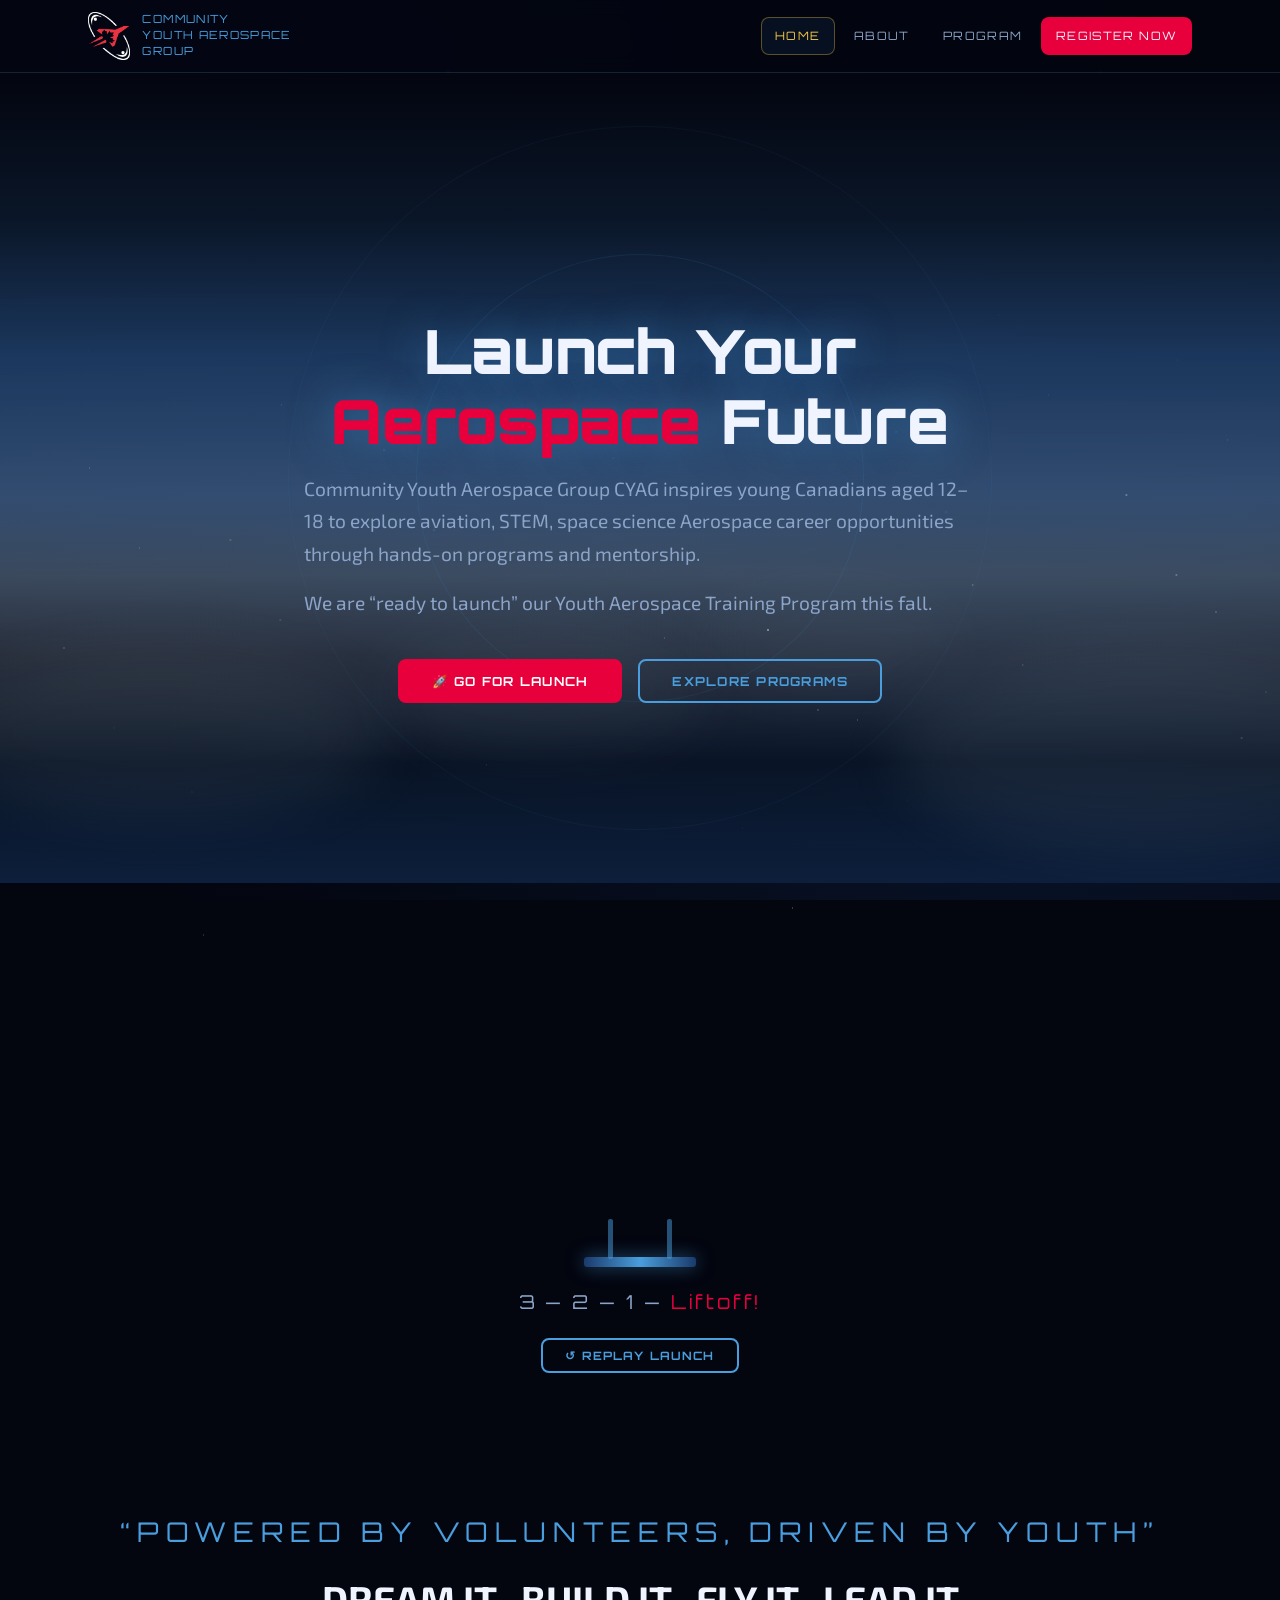
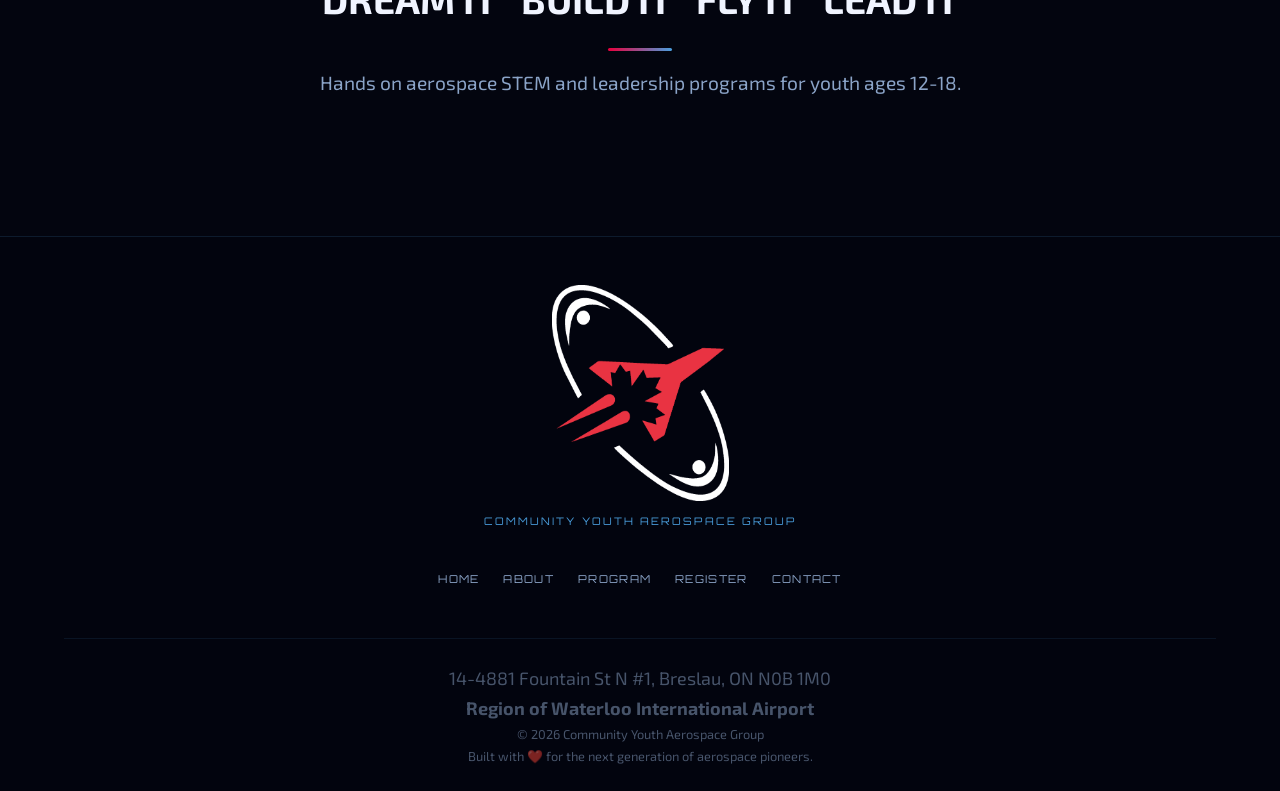
<file: index.html>
<!DOCTYPE html>
<html lang="en">
<head>
  <meta charset="UTF-8">
  <meta name="viewport" content="width=device-width, initial-scale=1.0">
  <meta name="description" content="Community Youth Aerospace Group — inspiring the next generation of aerospace engineers, pilots, and scientists in Canada.">
  <title>Home | Community Youth Aerospace Group</title>
  <link rel="stylesheet" href="css/shared.css">
  <link rel="stylesheet" href="css/home.css">
</head>
<body>

<a class="skip-link" href="#main-content">Skip to main content</a>
<div class="star-field" aria-hidden="true"></div>

<header class="site-header" role="banner">
  <div class="nav-inner">
    <a href="index.html" class="nav-logo" aria-label="Community Youth Aerospace Group — Home">
      <img src="images/CYAG-logo-w.svg" alt="Community Youth Aerospace Group logo" width="56" height="56">
      <span class="nav-logo-text">Community<br>Youth Aerospace<br>Group</span>
    </a>
    <button class="nav-toggle" aria-expanded="false" aria-controls="main-nav" aria-label="Toggle navigation menu">
      <svg aria-hidden="true" focusable="false" viewBox="0 0 24 24" fill="none" stroke="currentColor" stroke-width="2">
        <line x1="3" y1="6"  x2="21" y2="6"/><line x1="3" y1="12" x2="21" y2="12"/><line x1="3" y1="18" x2="21" y2="18"/>
      </svg>
    </button>
    <nav aria-label="Primary navigation">
      <ul class="nav-list" id="main-nav" role="list">
        <li><a href="index.html" aria-current="page">Home</a></li>
        <li><a href="about.html">About</a></li>
        <li><a href="program.html">Program</a></li>
        <li class="nav-cta"><a href="register.html">Register Now</a></li>
      </ul>
    </nav>
  </div>
</header>

<main id="main-content">

  <!-- ===== HERO ===== -->
  <section class="page-hero home-hero" aria-labelledby="hero-heading">
    <div class="hero-clouds" aria-hidden="true">
      <div class="cloud"></div><div class="cloud"></div>
      <div class="cloud"></div><div class="cloud"></div>
    </div>

    <!-- Orbit decorations -->
    <div class="orbit-deco" aria-hidden="true" style="width:28rem;height:28rem;top:50%;left:50%;transform:translate(-50%,-50%) rotate(-15deg);"></div>
    <div class="orbit-deco" aria-hidden="true" style="width:44rem;height:44rem;top:50%;left:50%;transform:translate(-50%,-50%) rotate(10deg);opacity:0.5;"></div>

    <div class="hero-inner">
<!--      <span class="eyebrow fade-up fade-up-1"><span class="twinkle-star">★</span> Breslau, Ontario, Canada</span>-->
      <h1 id="hero-heading" class="fade-up fade-up-2">
        Launch Your<br><span class="accent">Aerospace</span> Future
      </h1>
      <p class="lead fade-up fade-up-3" style="text-align: left">
      Community Youth Aerospace Group CYAG inspires young Canadians aged 12–18 to explore aviation, STEM, space science Aerospace career opportunities through hands-on programs and mentorship.</p>
      <p class="lead fade-up fade-up-3" style="text-align: left">We are “ready to launch” our   Youth Aerospace Training Program this fall. </p>
      <div class="btn-group fade-up fade-up-4">
        <a href="register.html" class="btn btn-primary">🚀 Go for Launch</a>
        <a href="program.html" class="btn btn-secondary">Explore Programs</a>
      </div>
    </div>
  </section>

  <!-- ===== ROCKET LAUNCH ANIMATION ===== -->
  <section class="rocket-section" aria-label="Rocket launch animation">
    <div class="rocket-scene" aria-hidden="true">
      <div class="launch-pad"></div>
      <div class="rocket" id="rocket" aria-hidden="true">
        <!-- Rocket body -->
        <div class="rocket-body">
          <div class="rocket-nose"></div>
          <div class="rocket-window"></div>
          <div class="rocket-fin left"></div>
          <div class="rocket-fin right"></div>
          <div class="rocket-engine"></div>
          <!-- Exhaust -->
          <div class="exhaust">
            <div class="flame f1"></div>
            <div class="flame f2"></div>
            <div class="flame f3"></div>
          </div>
          <!-- Smoke puffs -->
          <div class="smoke s1"></div>
          <div class="smoke s2"></div>
          <div class="smoke s3"></div>
        </div>
      </div>
    </div>
    <p class="rocket-caption">3 — 2 — 1 — <span class="accent">Liftoff!</span></p>
    <button class="btn btn-secondary relaunch-btn" id="relaunchBtn" aria-label="Replay rocket launch animation">↺ Replay Launch</button>
  </section>

  <!-- ===== WHAT WE DO ===== -->
  <section class="section" aria-labelledby="whatwedo-heading">
    <div class="section-inner">
      <header class="section-header">
        <span class="eyebrow">“Powered by volunteers, driven by youth”</span>
<!--        <h2 id="whatwedo-heading">Where Curiosity Meets the Cosmos</h2>-->
				<ul class="footer-links h2" role="list">
					<li>DREAM IT</li>
					<li>BUILD IT</li>
					<li>FLY IT</li>
					<li>LEAD IT</li>
				</ul>
        <div class="divider" aria-hidden="true"></div>
        <p class="lead">Hands on aerospace STEM and leadership programs for youth ages 12-18.</p>
      </header>
<!--
      <ul class="card-grid" role="list">
        <li class="card">
          <span class="card-icon" aria-hidden="true">🛸</span>
          <h3>DREAM IT</h3>
        </li>
        <li class="card">
          <span class="card-icon" aria-hidden="true">✈️</span>
          <h3>BUILD IT</h3>
        </li>
        <li class="card">
          <span class="card-icon" aria-hidden="true">🔭</span>
          <h3>FLY IT</h3>
        </li>
        <li class="card">
          <span class="card-icon" aria-hidden="true">🤝</span>
          <h3>LEAD IT</h3>
        </li>
      </ul>
-->
    </div>
  </section>

</main>

<!-- ===== FOOTER ===== -->
<footer class="site-footer" role="contentinfo">
  <div class="footer-inner">
    <div class="footer-logo">
			<img src="images/CYAG-logo-w.svg" alt="Community Youth Aerospace Group logo" width="177" height="200">
      <p class="footer-tagline">Community Youth Aerospace Group</p>
    </div>
    <nav aria-label="Footer navigation">
      <ul class="footer-links" role="list">
        <li><a href="index.html">Home</a></li>
        <li><a href="about.html">About</a></li>
        <li><a href="program.html">Program</a></li>
        <li><a href="register.html">Register</a></li>
        <li><a href="mailto:info@cyag.ca">Contact</a></li>
      </ul>
    </nav>
    <p class="footer-copy">
		<span style="font-size: large;">14-4881 Fountain St N #1, Breslau, ON N0B 1M0</span> <br>
		<span style="font-size: large; font-weight: bold">Region of Waterloo International Airport</span> <br>
		&copy; 2026 Community Youth Aerospace Group <br>
		Built with ❤️ for the next generation of aerospace pioneers.</p>
<!--
		<p>&copy; 2026 Community Youth Aerospace Group <br>
		Built with ❤️ for the next generation of aerospace pioneers.</p>
-->
  </div>
</footer>

<script>
// ====== NAV TOGGLE ======
const toggle = document.querySelector('.nav-toggle');
const navList = document.querySelector('.nav-list');

toggle.addEventListener('click', () => {
  const isOpen = navList.classList.toggle('is-open');
  toggle.setAttribute('aria-expanded', String(isOpen));
});

// Close on escape
document.addEventListener('keydown', e => {
  if (e.key === 'Escape' && navList.classList.contains('is-open')) {
    navList.classList.remove('is-open');
    toggle.setAttribute('aria-expanded', 'false');
    toggle.focus();
  }
});

// ====== ROCKET LAUNCH ======
const rocket = document.getElementById('rocket');
const relaunchBtn = document.getElementById('relaunchBtn');

function launchRocket() {
  rocket.classList.remove('launched');
  void rocket.offsetWidth; // reflow
  rocket.classList.add('launched');
}

// Auto-launch on page load after brief delay
setTimeout(launchRocket, 800);

relaunchBtn.addEventListener('click', () => {
  launchRocket();
});
</script>

</body>
</html>
</file>
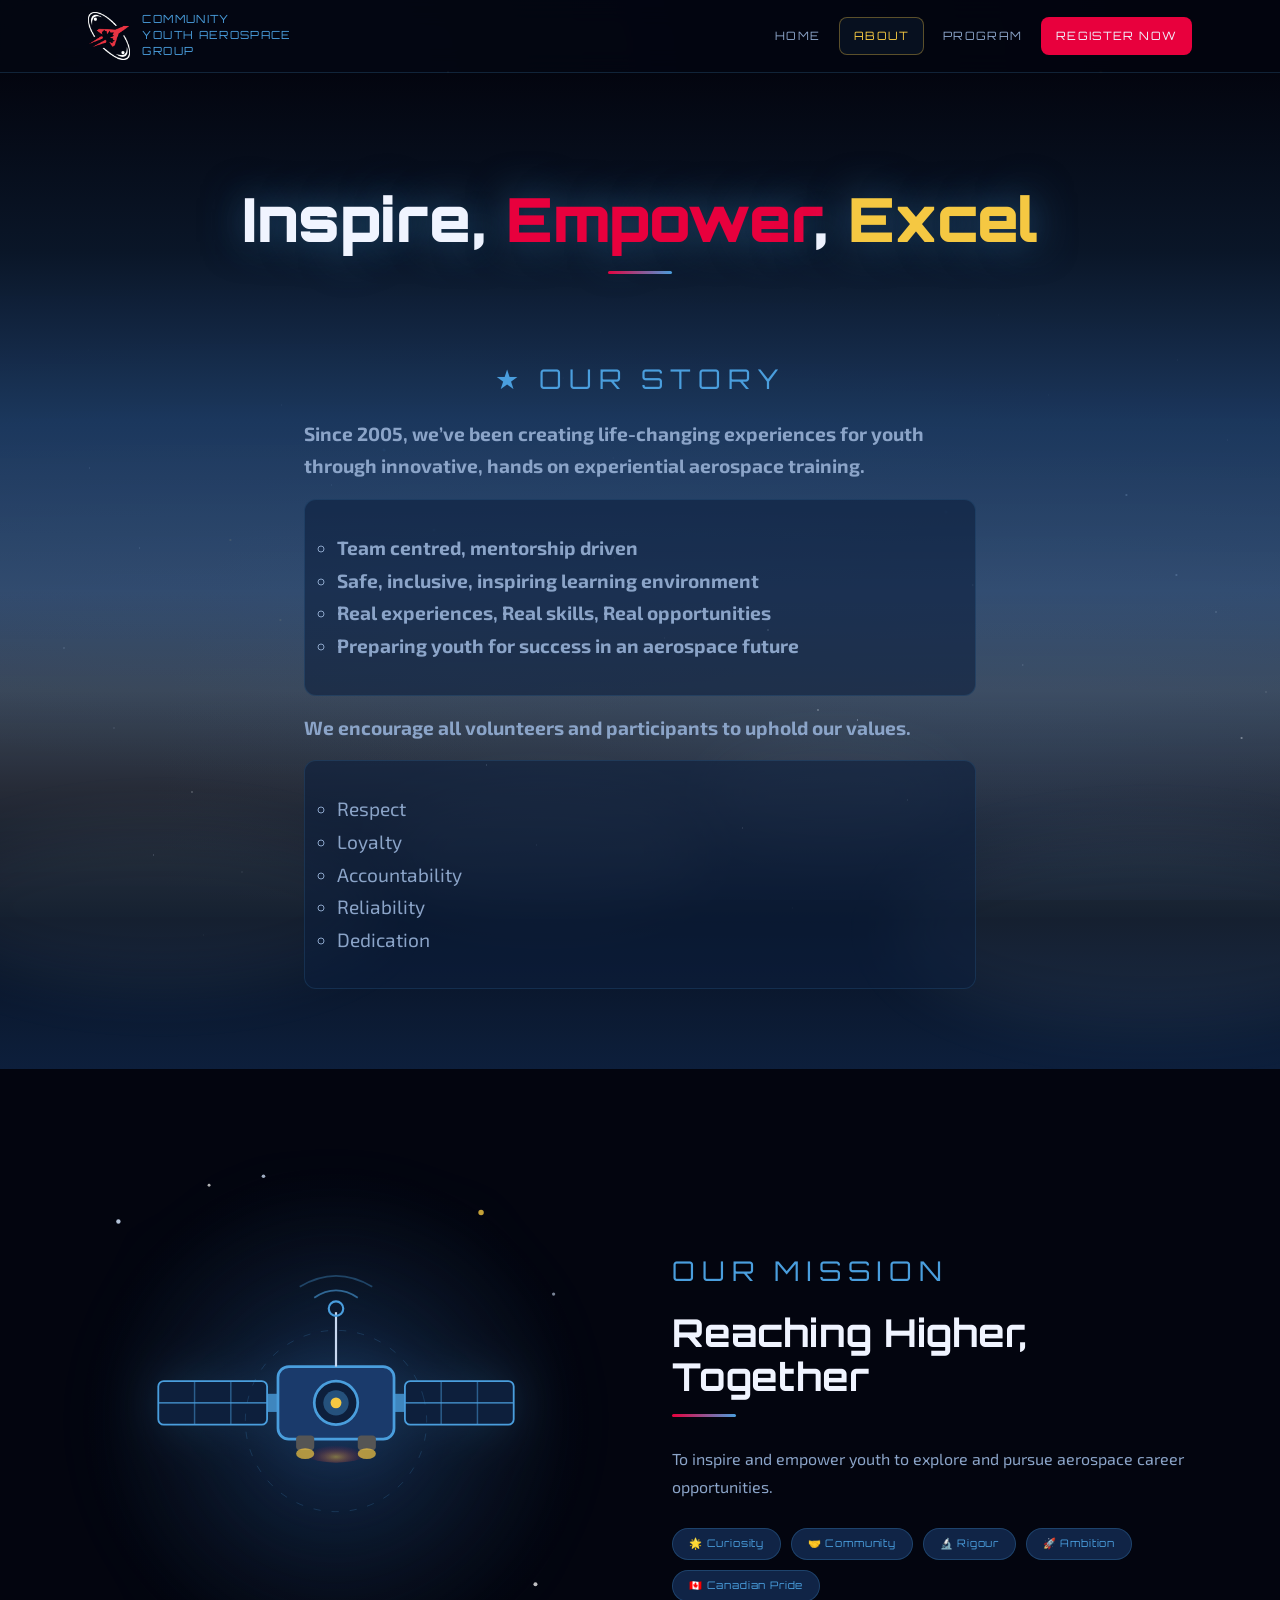
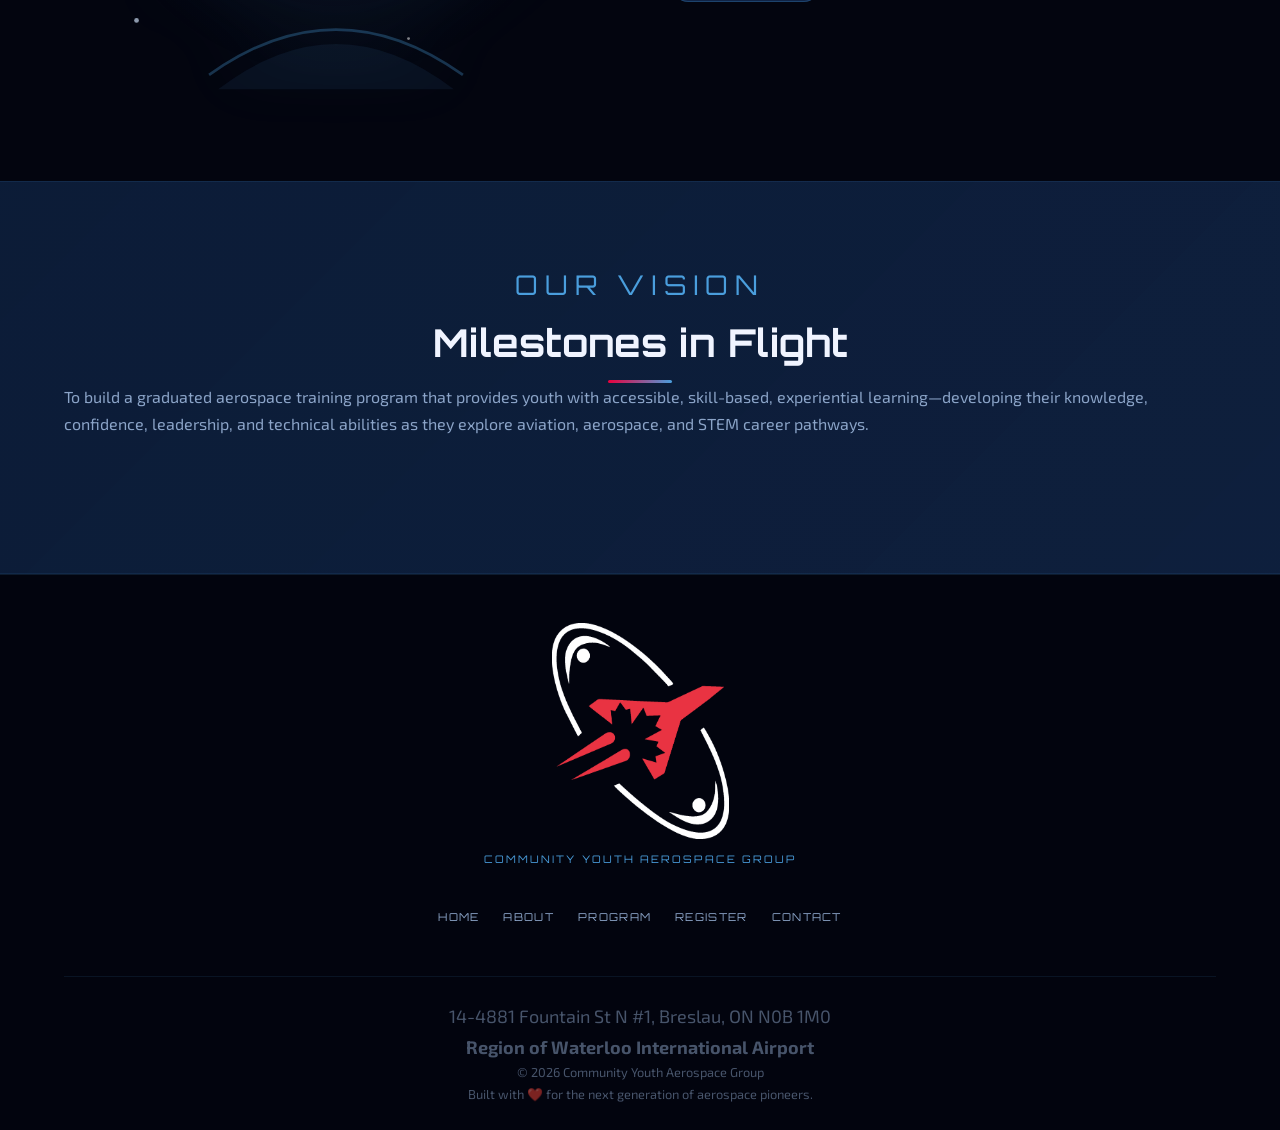
<file: about.html>
<!DOCTYPE html>
<html lang="en">
<head>
  <meta charset="UTF-8">
  <meta name="viewport" content="width=device-width, initial-scale=1.0">
  <meta name="description" content="Learn about the Community Youth Aerospace Group — our mission, history, team, and partners.">
  <title>About | Community Youth Aerospace Group</title>
  <link rel="stylesheet" href="css/shared.css">
  <link rel="stylesheet" href="css/about.css">
</head>
<body>

<a class="skip-link" href="#main-content">Skip to main content</a>
<div class="star-field" aria-hidden="true"></div>

<header class="site-header" role="banner">
  <div class="nav-inner">
    <a href="index.html" class="nav-logo" aria-label="Community Youth Aerospace Group — Home">
      <img src="images/CYAG-logo-w.svg" alt="Community Youth Aerospace Group logo" width="56" height="56">
      <span class="nav-logo-text">Community<br>Youth Aerospace<br>Group</span>
    </a>
    <button class="nav-toggle" aria-expanded="false" aria-controls="main-nav" aria-label="Toggle navigation menu">
      <svg aria-hidden="true" focusable="false" viewBox="0 0 24 24" fill="none" stroke="currentColor" stroke-width="2">
        <line x1="3" y1="6"  x2="21" y2="6"/><line x1="3" y1="12" x2="21" y2="12"/><line x1="3" y1="18" x2="21" y2="18"/>
      </svg>
    </button>
    <nav aria-label="Primary navigation">
      <ul class="nav-list" id="main-nav" role="list">
        <li><a href="index.html">Home</a></li>
        <li><a href="about.html" aria-current="page">About</a></li>
        <li><a href="program.html">Program</a></li>
        <li class="nav-cta"><a href="register.html">Register Now</a></li>
      </ul>
    </nav>
  </div>
</header>

<main id="main-content">

  <!-- HERO -->
  <section class="page-hero" aria-labelledby="about-hero-h1">
    <div class="hero-clouds" aria-hidden="true">
      <div class="cloud"></div><div class="cloud"></div><div class="cloud"></div><div class="cloud"></div>
    </div>
    <div class="hero-inner">
      <h1 id="about-hero-h2" class="fade-up fade-up-2">
        Inspire, <span class="accent">Empower</span>, <span class="gold">Excel</span>
      </h1>
			<div class="divider" aria-hidden="true"></div>
      <span class="eyebrow fade-up fade-up-1"><span class="twinkle-star" style="margin-top: 3em">★</span> Our Story</span>
      <p class="lead fade-up fade-up-3" style="text-align: left"><strong>Since 2005, we&rsquo;ve been creating life-changing experiences for youth through innovative, hands on experiential aerospace training.</strong></p>
      <ul class="card-grid-2 lead fade-up fade-up-3" role="list">
        <li class="card" style="text-align: left">
					<ul class="lead fade-up fade-up-3" style="margin-top: 0em">
						<li><strong>Team centred, mentorship driven</strong></li>
						<li><strong>Safe, inclusive, inspiring learning environment</strong></li>
						<li><strong>Real experiences, Real skills, Real opportunities</strong></li>
						<li><strong>Preparing youth for success in an aerospace future</strong></li>
					</ul>
        </li>
		 	</ul>
      <p class="lead fade-up fade-up-3" style="text-align: left"><strong>We encourage all volunteers and participants to uphold our values.</strong></p>
			<ul class="card-grid-2 lead fade-up fade-up-3" role="list">
        <li class="card" style="text-align: left">
					<ul class="lead fade-up fade-up-3" style="margin-top: 0em">
						<li>Respect</li>
						<li>Loyalty</li>
						<li>Accountability</li>
						<li>Reliability</li>
						<li>Dedication</li>
					</ul>
        </li>
      </ul>
    </div>
  </section>


  <!-- MISSION & VISION -->
  <section class="section" aria-labelledby="mission-heading">
    <div class="section-inner mission-split">
      <!-- SVG Spacecraft illustration -->
      <div class="mission-art" aria-hidden="true">
        <svg viewBox="0 0 300 300" xmlns="http://www.w3.org/2000/svg" role="img" aria-label="Spacecraft illustration">
          <!-- Space background glow -->
          <defs>
            <radialGradient id="spaceGlow" cx="50%" cy="50%" r="50%">
              <stop offset="0%" stop-color="#1a3a6b" stop-opacity="0.6"/>
              <stop offset="100%" stop-color="#03050f" stop-opacity="0"/>
            </radialGradient>
            <radialGradient id="engineGlow" cx="50%" cy="80%" r="40%">
              <stop offset="0%" stop-color="#f5c842" stop-opacity="0.8"/>
              <stop offset="100%" stop-color="#e8003d" stop-opacity="0"/>
            </radialGradient>
          </defs>
          <circle cx="150" cy="150" r="140" fill="url(#spaceGlow)"/>
          <!-- Stars -->
          <circle cx="30"  cy="40"  r="1.2" fill="#c8d8f0" opacity="0.9"/>
          <circle cx="80"  cy="20"  r="0.8" fill="#fff" opacity="0.7"/>
          <circle cx="230" cy="35"  r="1.5" fill="#f5c842" opacity="0.8"/>
          <circle cx="270" cy="80"  r="0.9" fill="#c8d8f0" opacity="0.6"/>
          <circle cx="260" cy="240" r="1.1" fill="#fff" opacity="0.75"/>
          <circle cx="40"  cy="260" r="1.3" fill="#c8d8f0" opacity="0.7"/>
          <circle cx="190" cy="270" r="0.8" fill="#fff" opacity="0.5"/>
          <circle cx="110" cy="15"  r="1"   fill="#c8d8f0" opacity="0.8"/>
          <!-- Satellite main body -->
          <rect x="118" y="120" width="64" height="40" rx="6" fill="#1a3a6b" stroke="#4a9edd" stroke-width="1.5"/>
          <!-- Solar panels left -->
          <rect x="52" y="128" width="60" height="24" rx="3" fill="#0d1f3c" stroke="#4a9edd" stroke-width="1"/>
          <line x1="72"  y1="128" x2="72"  y2="152" stroke="#4a9edd" stroke-width="0.8" opacity="0.5"/>
          <line x1="92"  y1="128" x2="92"  y2="152" stroke="#4a9edd" stroke-width="0.8" opacity="0.5"/>
          <line x1="52"  y1="140" x2="112" y2="140" stroke="#4a9edd" stroke-width="0.8"/>
          <!-- Solar panels right -->
          <rect x="188" y="128" width="60" height="24" rx="3" fill="#0d1f3c" stroke="#4a9edd" stroke-width="1"/>
          <line x1="208" y1="128" x2="208" y2="152" stroke="#4a9edd" stroke-width="0.8" opacity="0.5"/>
          <line x1="228" y1="128" x2="228" y2="152" stroke="#4a9edd" stroke-width="0.8" opacity="0.5"/>
          <line x1="188" y1="140" x2="248" y2="140" stroke="#4a9edd" stroke-width="0.8"/>
          <!-- Connection arms -->
          <rect x="112" y="135" width="6" height="10" fill="#4a9edd" opacity="0.8"/>
          <rect x="182" y="135" width="6" height="10" fill="#4a9edd" opacity="0.8"/>
          <!-- Body details -->
          <circle cx="150" cy="140" r="12" fill="#0d1f3c" stroke="#4a9edd" stroke-width="1.5"/>
          <circle cx="150" cy="140" r="7" fill="#4a9edd" opacity="0.4"/>
          <circle cx="150" cy="140" r="3" fill="#f5c842"/>
          <!-- Antenna -->
          <line x1="150" y1="120" x2="150" y2="90" stroke="#c8d8f0" stroke-width="1.2"/>
          <circle cx="150" cy="88" r="4" fill="none" stroke="#4a9edd" stroke-width="1.2"/>
          <!-- Signal waves -->
          <path d="M138 82 Q150 74 162 82" fill="none" stroke="#4a9edd" stroke-width="1" opacity="0.6"/>
          <path d="M130 76 Q150 64 170 76" fill="none" stroke="#4a9edd" stroke-width="1" opacity="0.35"/>
          <!-- Engine glow -->
          <ellipse cx="150" cy="165" rx="20" ry="8" fill="url(#engineGlow)" opacity="0.6"/>
          <!-- Thrusters -->
          <rect x="128" y="158" width="10" height="8" rx="2" fill="#555"/>
          <rect x="162" y="158" width="10" height="8" rx="2" fill="#555"/>
          <ellipse cx="133" cy="168" rx="5" ry="3" fill="#f5c842" opacity="0.7"/>
          <ellipse cx="167" cy="168" rx="5" ry="3" fill="#f5c842" opacity="0.7"/>
          <!-- Earth crescent below -->
          <path d="M80 290 Q150 240 220 290" fill="none" stroke="#4a9edd" stroke-width="1.5" opacity="0.3"/>
          <path d="M85 298 Q150 248 215 298" fill="rgba(74,158,221,0.08)" stroke="none"/>
          <!-- Orbit path -->
          <ellipse cx="150" cy="150" r="130" ry="50" fill="none" stroke="#4a9edd" stroke-width="0.5" stroke-dasharray="4 6" opacity="0.2" transform="rotate(-15 150 150)"/>
        </svg>
      </div>

      <div class="mission-text">
        <header>
          <span class="eyebrow">Our Mission</span>
          <h2 id="mission-heading">Reaching Higher, Together</h2>
          <div class="divider" style="margin-left:0;" aria-hidden="true"></div>
        </header>
        <p>To inspire and empower youth to explore and pursue aerospace career opportunities.</p>
        <div class="mission-values" role="list" aria-label="Core values">
          <div class="value-pill" role="listitem">🌟 Curiosity</div>
          <div class="value-pill" role="listitem">🤝 Community</div>
          <div class="value-pill" role="listitem">🔬 Rigour</div>
          <div class="value-pill" role="listitem">🚀 Ambition</div>
          <div class="value-pill" role="listitem">🇨🇦 Canadian Pride</div>
        </div>
      </div>
    </div>
  </section>

  <section class="section highlight-band" aria-labelledby="timeline-heading">
    <div class="section-inner">
      <header class="section-header">
        <span class="eyebrow">Our Vision</span>
        <h2 id="timeline-heading">Milestones in Flight</h2>
        <div class="divider" aria-hidden="true"></div>
				<p style="text-align: left; color: #8ba4c8">To build a graduated aerospace training program that provides youth with accessible, skill-based, experiential learning—developing their knowledge, confidence, leadership, and technical abilities as they explore aviation, aerospace, and STEM career pathways.</p>
      </header>
    </div>
  </section>

  <!-- TIMELINE -->
<!--
  <section class="section highlight-band" aria-labelledby="timeline-heading">
    <div class="section-inner">
      <header class="section-header">
        <span class="eyebrow">Our Journey</span>
        <h2 id="timeline-heading">Milestones in Flight</h2>
        <div class="divider" aria-hidden="true"></div>
      </header>
      <ol class="timeline" aria-label="CYAG history timeline">
        <li class="timeline-item">
          <span class="timeline-year">2014</span>
          <div class="timeline-content">
            <h3>Founding</h3>
            <p>CYAG launched from a converted hangar at the Region of Waterloo International Airport with 18 founding members.</p>
          </div>
        </li>
        <li class="timeline-item">
          <span class="timeline-year">2016</span>
          <div class="timeline-content">
            <h3>First Rocketry Team</h3>
            <p>Our inaugural competition team placed 3rd at the Canadian Rocketry Nationals in Timmins.</p>
          </div>
        </li>
        <li class="timeline-item">
          <span class="timeline-year">2018</span>
          <div class="timeline-content">
            <h3>CanSat Partnership</h3>
            <p>Joined the Canadian Space Agency's CanSat Challenge; two member teams reached the finals.</p>
          </div>
        </li>
        <li class="timeline-item">
          <span class="timeline-year">2020</span>
          <div class="timeline-content">
            <h3>Virtual Pivot</h3>
            <p>Moved all programming online, doubling membership to 200+ and expanding reach province-wide.</p>
          </div>
        </li>
        <li class="timeline-item">
          <span class="timeline-year">2022</span>
          <div class="timeline-content">
            <h3>Scholarship Fund</h3>
            <p>Established the CYAG Future Fliers Scholarship with $50,000 in annual bursaries.</p>
          </div>
        </li>
        <li class="timeline-item">
          <span class="timeline-year">2025</span>
          <div class="timeline-content">
            <h3>350 Members Strong</h3>
            <p>Celebrated our largest cohort and launched a new AI & Space Tech stream in partnership with Perimeter Institute.</p>
          </div>
        </li>
      </ol>
    </div>
  </section>
-->

  <!-- TEAM -->
<!--
  <section class="section" aria-labelledby="team-heading">
    <div class="section-inner">
      <header class="section-header">
        <span class="eyebrow">The People</span>
        <h2 id="team-heading">Meet the Mission Controllers</h2>
        <div class="divider" aria-hidden="true"></div>
      </header>
      <ul class="team-grid" role="list">
        <li class="team-card">
          <div class="team-avatar" aria-hidden="true">
            <svg viewBox="0 0 80 80" xmlns="http://www.w3.org/2000/svg">
              <circle cx="40" cy="40" r="40" fill="#1a3a6b"/>
              <circle cx="40" cy="32" r="14" fill="#4a9edd" opacity="0.8"/>
              <ellipse cx="40" cy="72" rx="22" ry="16" fill="#4a9edd" opacity="0.6"/>
              <circle cx="40" cy="40" r="38" fill="none" stroke="#4a9edd" stroke-width="1" opacity="0.3"/>
            </svg>
          </div>
          <h3>Dr. Priya Sharma</h3>
          <p class="team-role">Executive Director</p>
          <p class="team-bio">Aerospace engineer, former CSA researcher, and lifelong advocate for STEM equity in underrepresented communities.</p>
        </li>
        <li class="team-card">
          <div class="team-avatar" aria-hidden="true">
            <svg viewBox="0 0 80 80" xmlns="http://www.w3.org/2000/svg">
              <circle cx="40" cy="40" r="40" fill="#0d1f3c"/>
              <circle cx="40" cy="32" r="14" fill="#e8003d" opacity="0.8"/>
              <ellipse cx="40" cy="72" rx="22" ry="16" fill="#e8003d" opacity="0.5"/>
              <circle cx="40" cy="40" r="38" fill="none" stroke="#e8003d" stroke-width="1" opacity="0.3"/>
            </svg>
          </div>
          <h3>Marcus O'Brien</h3>
          <p class="team-role">Chief Flight Instructor</p>
          <p class="team-bio">Licensed commercial pilot with 4,000+ hours. Marcus runs our aviation ground school and simulator program.</p>
        </li>
        <li class="team-card">
          <div class="team-avatar" aria-hidden="true">
            <svg viewBox="0 0 80 80" xmlns="http://www.w3.org/2000/svg">
              <circle cx="40" cy="40" r="40" fill="#1a3a6b"/>
              <circle cx="40" cy="32" r="14" fill="#f5c842" opacity="0.8"/>
              <ellipse cx="40" cy="72" rx="22" ry="16" fill="#f5c842" opacity="0.5"/>
              <circle cx="40" cy="40" r="38" fill="none" stroke="#f5c842" stroke-width="1" opacity="0.3"/>
            </svg>
          </div>
          <h3>Zara Nkemdirim</h3>
          <p class="team-role">Rocketry Program Lead</p>
          <p class="team-bio">Mechanical engineering graduate from Waterloo. Zara has led CYAG teams to three national rocketry podium finishes.</p>
        </li>
        <li class="team-card">
          <div class="team-avatar" aria-hidden="true">
            <svg viewBox="0 0 80 80" xmlns="http://www.w3.org/2000/svg">
              <circle cx="40" cy="40" r="40" fill="#0d1f3c"/>
              <circle cx="40" cy="32" r="14" fill="#4a9edd" opacity="0.7"/>
              <ellipse cx="40" cy="72" rx="22" ry="16" fill="#4a9edd" opacity="0.4"/>
              <circle cx="40" cy="40" r="38" fill="none" stroke="#4a9edd" stroke-width="1" opacity="0.3"/>
            </svg>
          </div>
          <h3>James Patel</h3>
          <p class="team-role">Partnerships & Outreach</p>
          <p class="team-bio">Former MDA Space engineer. James manages our industry partnerships, scholarship fund, and alumni network.</p>
        </li>
      </ul>
    </div>
  </section>
-->

  <!-- PARTNERS -->
<!--
  <section class="section highlight-band" aria-labelledby="partners-heading">
    <div class="section-inner">
      <header class="section-header">
        <span class="eyebrow">Our Partners</span>
        <h2 id="partners-heading">Built on Strong Alliances</h2>
        <div class="divider" aria-hidden="true"></div>
      </header>
      <ul class="partners-grid" role="list" aria-label="Partner organizations">
        <li class="partner-badge">🇨🇦 Canadian Space Agency</li>
        <li class="partner-badge">✈️ Transport Canada</li>
        <li class="partner-badge">🎓 University of Waterloo</li>
        <li class="partner-badge">🛰️ MDA Space</li>
        <li class="partner-badge">🛩️ CAE Inc.</li>
        <li class="partner-badge">✈️ Bombardier Aviation</li>
        <li class="partner-badge">🔬 Perimeter Institute</li>
        <li class="partner-badge">🏙️ City of Cambridge</li>
      </ul>
    </div>
  </section>
-->

</main>

<footer class="site-footer" role="contentinfo">
  <div class="footer-inner">
    <div class="footer-logo">
      <img src="images/CYAG-logo-w.svg" alt="Community Youth Aerospace Group logo" width="177" height="200">
      <p class="footer-tagline">Community Youth Aerospace Group</p>
    </div>
    <nav aria-label="Footer navigation">
      <ul class="footer-links" role="list">
        <li><a href="index.html">Home</a></li>
        <li><a href="about.html">About</a></li>
        <li><a href="program.html">Program</a></li>
        <li><a href="register.html">Register</a></li>
        <li><a href="mailto:info@cyag.ca">Contact</a></li>
      </ul>
    </nav>
    <p class="footer-copy">
		<span style="font-size: large;">14-4881 Fountain St N #1, Breslau, ON N0B 1M0</span> <br>
		<span style="font-size: large; font-weight: bold">Region of Waterloo International Airport</span> <br>
		&copy; 2026 Community Youth Aerospace Group <br>
		Built with ❤️ for the next generation of aerospace pioneers.</p>
<!--
		<p>&copy; 2026 Community Youth Aerospace Group <br>
		Built with ❤️ for the next generation of aerospace pioneers.</p>
-->
  </div>
</footer>

<script>
const toggle = document.querySelector('.nav-toggle');
const navList = document.querySelector('.nav-list');
toggle.addEventListener('click', () => {
  const isOpen = navList.classList.toggle('is-open');
  toggle.setAttribute('aria-expanded', String(isOpen));
});
document.addEventListener('keydown', e => {
  if (e.key === 'Escape' && navList.classList.contains('is-open')) {
    navList.classList.remove('is-open');
    toggle.setAttribute('aria-expanded', 'false');
    toggle.focus();
  }
});
</script>
</body>
</html>
</file>
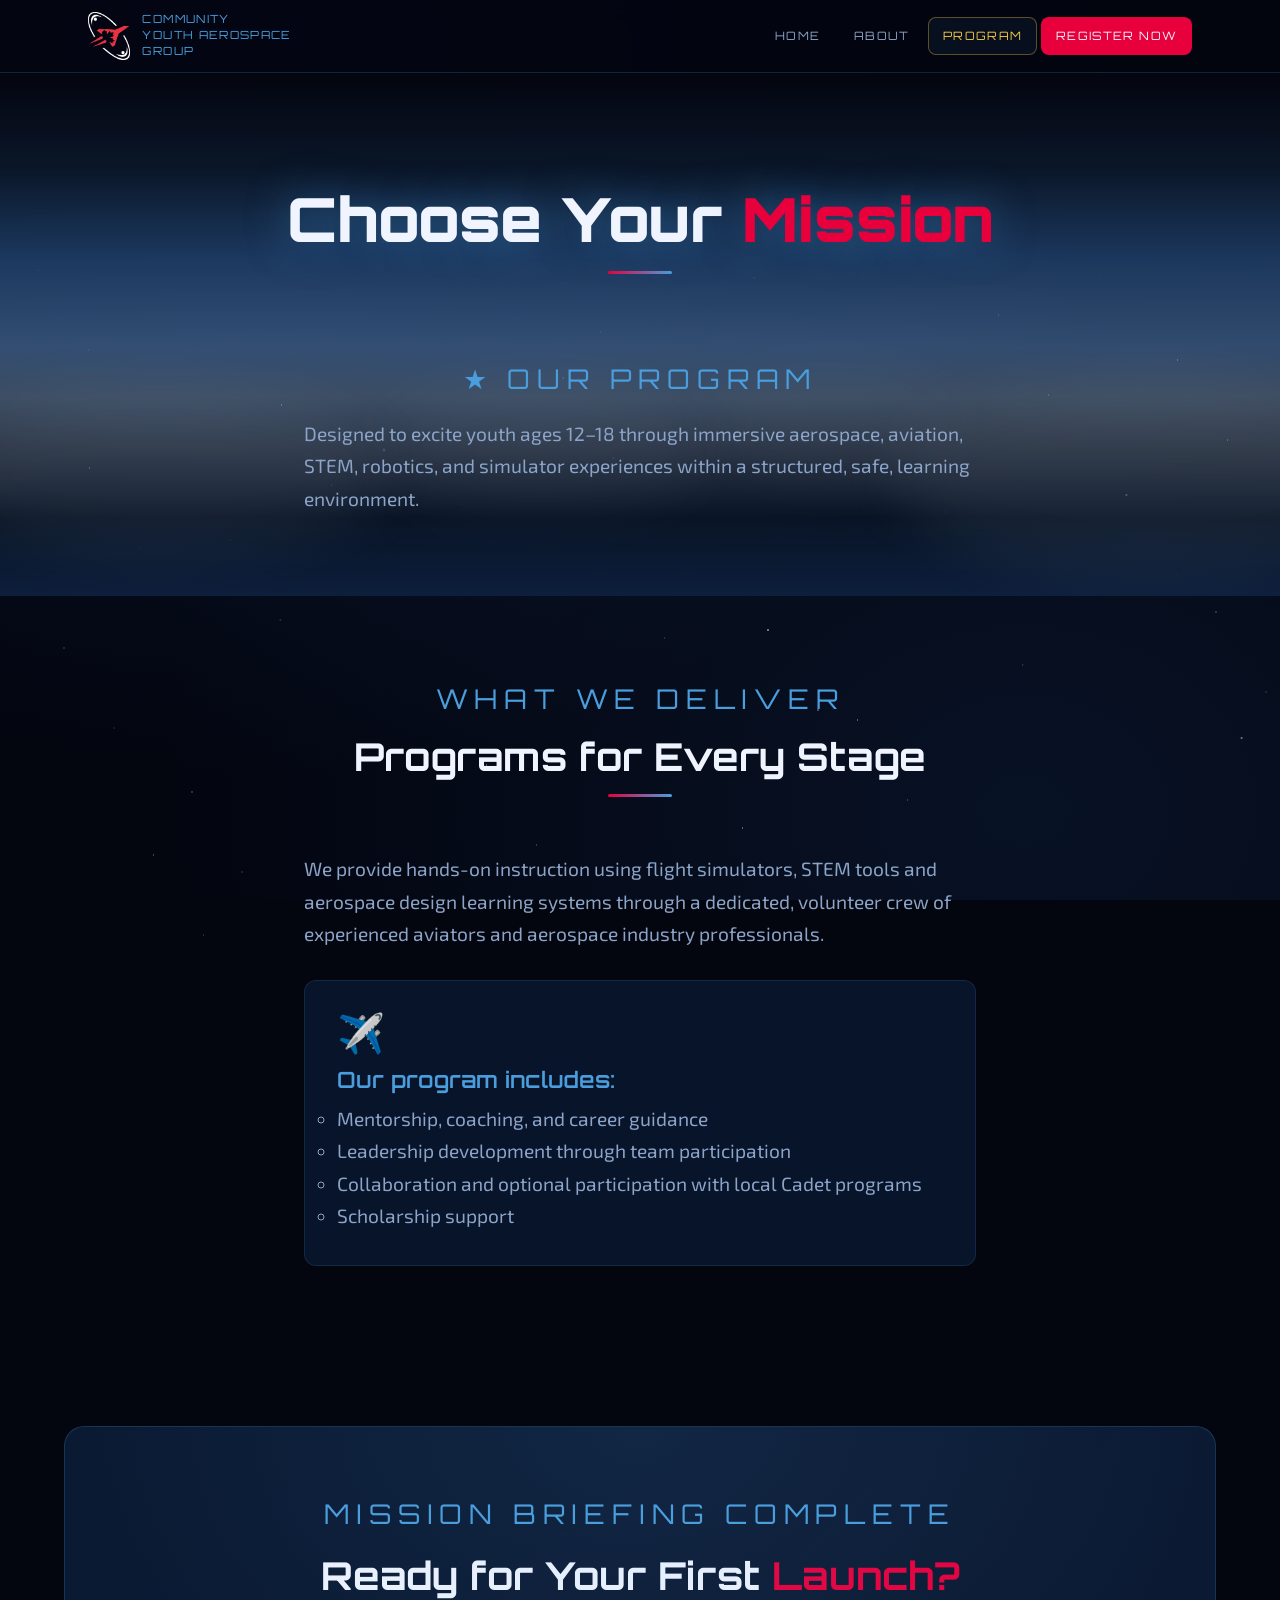
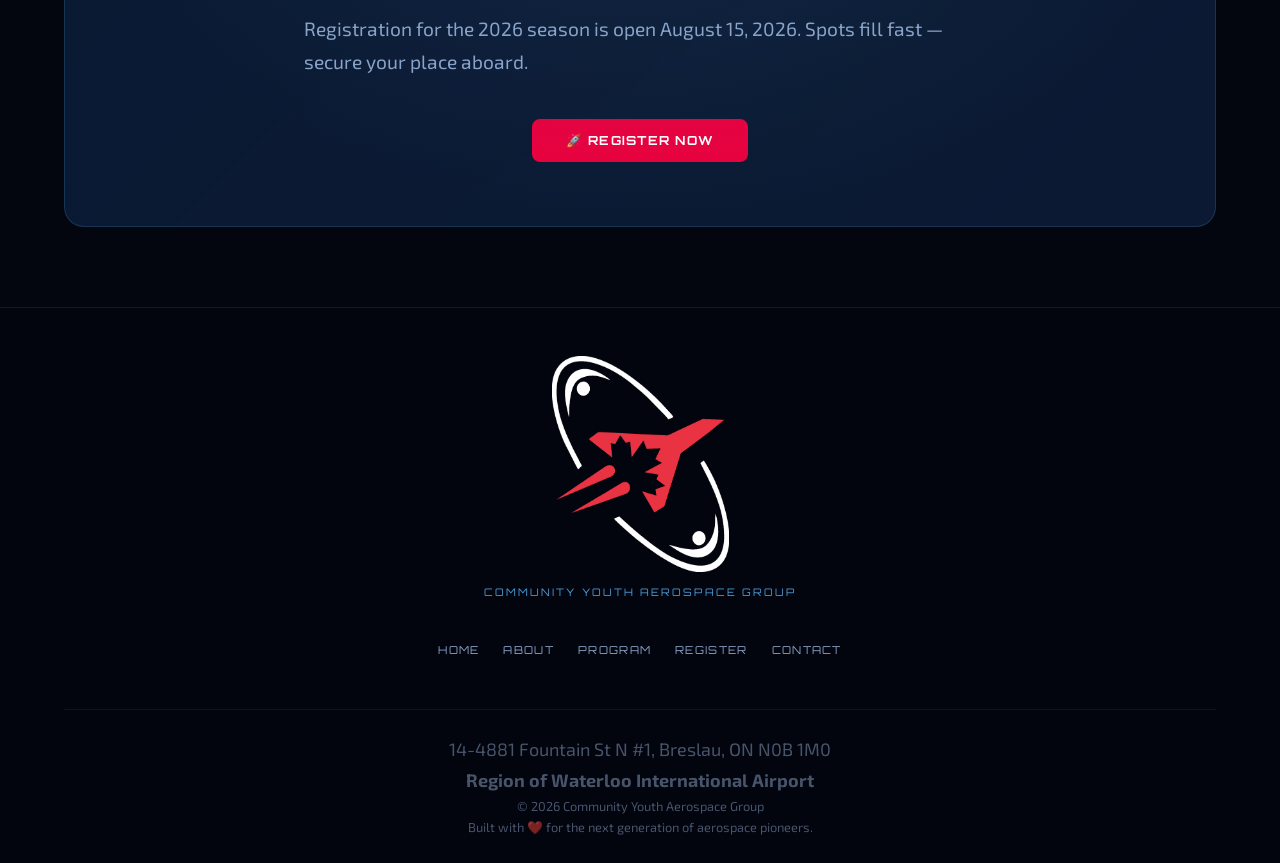
<file: program.html>
<!DOCTYPE html>
<html lang="en">
<head>
  <meta charset="UTF-8">
  <meta name="viewport" content="width=device-width, initial-scale=1.0">
  <meta name="description" content="Explore CYAG's aerospace programs — rocketry, aviation, space science, CanSat, and more for youth aged 12–25.">
  <title>Program | Community Youth Aerospace Group</title>
  <link rel="stylesheet" href="css/shared.css">
  <link rel="stylesheet" href="css/program.css">
</head>
<body>

<a class="skip-link" href="#main-content">Skip to main content</a>
<div class="star-field" aria-hidden="true"></div>

<header class="site-header" role="banner">
  <div class="nav-inner">
    <a href="index.html" class="nav-logo" aria-label="Community Youth Aerospace Group — Home">
      <img src="images/CYAG-logo-w.svg" alt="Community Youth Aerospace Group logo" width="56" height="56">
    <span class="nav-logo-text">Community<br>Youth Aerospace<br>Group</span>
    </a>
    <button class="nav-toggle" aria-expanded="false" aria-controls="main-nav" aria-label="Toggle navigation menu">
      <svg aria-hidden="true" focusable="false" viewBox="0 0 24 24" fill="none" stroke="currentColor" stroke-width="2">
        <line x1="3" y1="6"  x2="21" y2="6"/><line x1="3" y1="12" x2="21" y2="12"/><line x1="3" y1="18" x2="21" y2="18"/>
      </svg>
    </button>
    <nav aria-label="Primary navigation">
      <ul class="nav-list" id="main-nav" role="list">
        <li><a href="index.html">Home</a></li>
        <li><a href="about.html">About</a></li>
        <li><a href="program.html" aria-current="page">Program</a></li>
        <li class="nav-cta"><a href="register.html">Register Now</a></li>
      </ul>
    </nav>
  </div>
</header>

<main id="main-content">

  <!-- HERO -->
  <section class="page-hero" aria-labelledby="program-h1">
    <div class="hero-clouds" aria-hidden="true">
      <div class="cloud"></div><div class="cloud"></div><div class="cloud"></div><div class="cloud"></div>
    </div>
    <div class="hero-inner">
			<h1 id="program-h1" class="fade-up fade-up-2">Choose Your <span class="accent">Mission</span></h1>
			<div class="divider" aria-hidden="true"></div>
      <span class="eyebrow fade-up fade-up-1" style="margin-top: 3em"><span class="twinkle-star">★</span> Our Program</span>
      <p class="lead fade-up fade-up-3" style="text-align: left">
        Designed to excite youth ages 12–18 through immersive aerospace, aviation, STEM, robotics, and simulator experiences within a structured, safe, learning environment.
      </p>
    </div>
  </section>

  <!-- AGE BANDS -->
  <section class="section" aria-labelledby="agebands-heading">
    <div class="section-inner">
      <header class="section-header">
        <span class="eyebrow">What We Deliver</span>
        <h2 id="agebands-heading">Programs for Every Stage</h2>
        <div class="divider" aria-hidden="true"></div>
      </header>
			<p class="lead" style="margin-bottom: 1.5em">We provide hands-on instruction using flight simulators, STEM tools and aerospace design learning systems through a dedicated, volunteer crew of experienced aviators and aerospace industry professionals.</p>
      <ul class="card-grid-2 lead" role="list">
        <li class="card" style="text-align: left">
				<span class="card-icon" aria-hidden="true">✈️</span>
				<h3>Our program includes:</h3>
					<ul>
						<li>Mentorship, coaching, and career guidance</li>
						<li>Leadership development through team participation</li>
						<li>Collaboration and optional participation with local Cadet programs</li>
						<li>Scholarship support </li>
					</ul>
				</li>
			</ul>
    </div>
  </section>

  <!-- SCHEDULE -->
<!--
  <section class="section highlight-band" aria-labelledby="schedule-heading">
    <div class="section-inner">
      <header class="section-header">
        <span class="eyebrow">2026 Season</span>
        <h2 id="schedule-heading">Program Schedule</h2>
        <div class="divider" aria-hidden="true"></div>
      </header>
      <div class="schedule-grid" role="region" aria-label="Program schedule table">
        <table class="schedule-table">
          <caption class="sr-only">CYAG 2026 program schedule showing session, date, location, and stream</caption>
          <thead>
            <tr>
              <th scope="col">Session</th>
              <th scope="col">Date</th>
              <th scope="col">Location</th>
              <th scope="col">Stream</th>
            </tr>
          </thead>
          <tbody>
            <tr>
              <td>Orientation Day</td>
              <td><time datetime="2026-09-12">Sept 12</time></td>
              <td>Cambridge Aero Club</td>
              <td><span class="tag tag-all">All</span></td>
            </tr>
            <tr>
              <td>Rocket Kit Build Weekend</td>
              <td><time datetime="2026-09-19">Sept 19–20</time></td>
              <td>UW Engineering Annex</td>
              <td><span class="tag tag-jr">Junior</span></td>
            </tr>
            <tr>
              <td>Flight Sim Day</td>
              <td><time datetime="2026-10-04">Oct 4</time></td>
              <td>CAE Training Centre, Brampton</td>
              <td><span class="tag tag-int">Intermediate</span></td>
            </tr>
            <tr>
              <td>CanSat Team Formation</td>
              <td><time datetime="2026-10-11">Oct 11</time></td>
              <td>Cambridge Public Library</td>
              <td><span class="tag tag-int">Intermediate</span></td>
            </tr>
            <tr>
              <td>NAR Level 1 Launch Day</td>
              <td><time datetime="2026-10-25">Oct 25</time></td>
              <td>Paris Aerodrome</td>
              <td><span class="tag tag-int">Intermediate</span></td>
            </tr>
            <tr>
              <td>Telescope Night</td>
              <td><time datetime="2026-11-08">Nov 8</time></td>
              <td>Waterloo Region Observatory</td>
              <td><span class="tag tag-all">All</span></td>
            </tr>
            <tr>
              <td>AI &amp; Space Tech Workshop</td>
              <td><time datetime="2026-11-15">Nov 15</time></td>
              <td>Perimeter Institute</td>
              <td><span class="tag tag-sr">Senior</span></td>
            </tr>
            <tr>
              <td>National Rocketry Finals</td>
              <td><time datetime="2026-06-06">June 6–8, 2027</time></td>
              <td>Timmins, Ontario</td>
              <td><span class="tag tag-int">Intermediate</span> <span class="tag tag-sr">Senior</span></td>
            </tr>
          </tbody>
        </table>
      </div>
    </div>
  </section>
-->

  <!-- CTA -->
  <section class="section text-center" aria-labelledby="program-cta-h">
    <div class="section-inner">
      <div class="cta-card">
        <span class="eyebrow">Mission Briefing Complete</span>
        <h2 id="program-cta-h">Ready for Your First <span class="accent">Launch?</span></h2>
        <p class="lead" style="text-align: left">Registration for the 2026 season is open August 15, 2026. Spots fill fast — secure your place aboard.</p>
        <div class="btn-group">
          <a href="register.html" class="btn btn-primary">🚀 Register Now</a>
<!--          <a href="about.html" class="btn btn-secondary">Learn About Us</a>-->
        </div>
      </div>
    </div>
  </section>

</main>

<footer class="site-footer" role="contentinfo">
  <div class="footer-inner">
    <div class="footer-logo">
      <img src="images/CYAG-logo-w.svg" alt="Community Youth Aerospace Group logo" width="177" height="200">
      <p class="footer-tagline">Community Youth Aerospace Group</p>
    </div>
    <nav aria-label="Footer navigation">
      <ul class="footer-links" role="list">
        <li><a href="index.html">Home</a></li>
        <li><a href="about.html">About</a></li>
        <li><a href="program.html">Program</a></li>
        <li><a href="register.html">Register</a></li>
        <li><a href="mailto:info@cyag.ca">Contact</a></li>
      </ul>
    </nav>
    <p class="footer-copy">
		<span style="font-size: large;">14-4881 Fountain St N #1, Breslau, ON N0B 1M0</span> <br>
		<span style="font-size: large; font-weight: bold">Region of Waterloo International Airport</span> <br>
		&copy; 2026 Community Youth Aerospace Group <br>
		Built with ❤️ for the next generation of aerospace pioneers.</p>
<!--
		<p>&copy; 2026 Community Youth Aerospace Group <br>
		Built with ❤️ for the next generation of aerospace pioneers.</p>
-->
  </div>
</footer>

<script>
const toggle = document.querySelector('.nav-toggle');
const navList = document.querySelector('.nav-list');
toggle.addEventListener('click', () => {
  const isOpen = navList.classList.toggle('is-open');
  toggle.setAttribute('aria-expanded', String(isOpen));
});
document.addEventListener('keydown', e => {
  if (e.key === 'Escape' && navList.classList.contains('is-open')) {
    navList.classList.remove('is-open');
    toggle.setAttribute('aria-expanded', 'false');
    toggle.focus();
  }
});
</script>
</body>
</html>
</file>
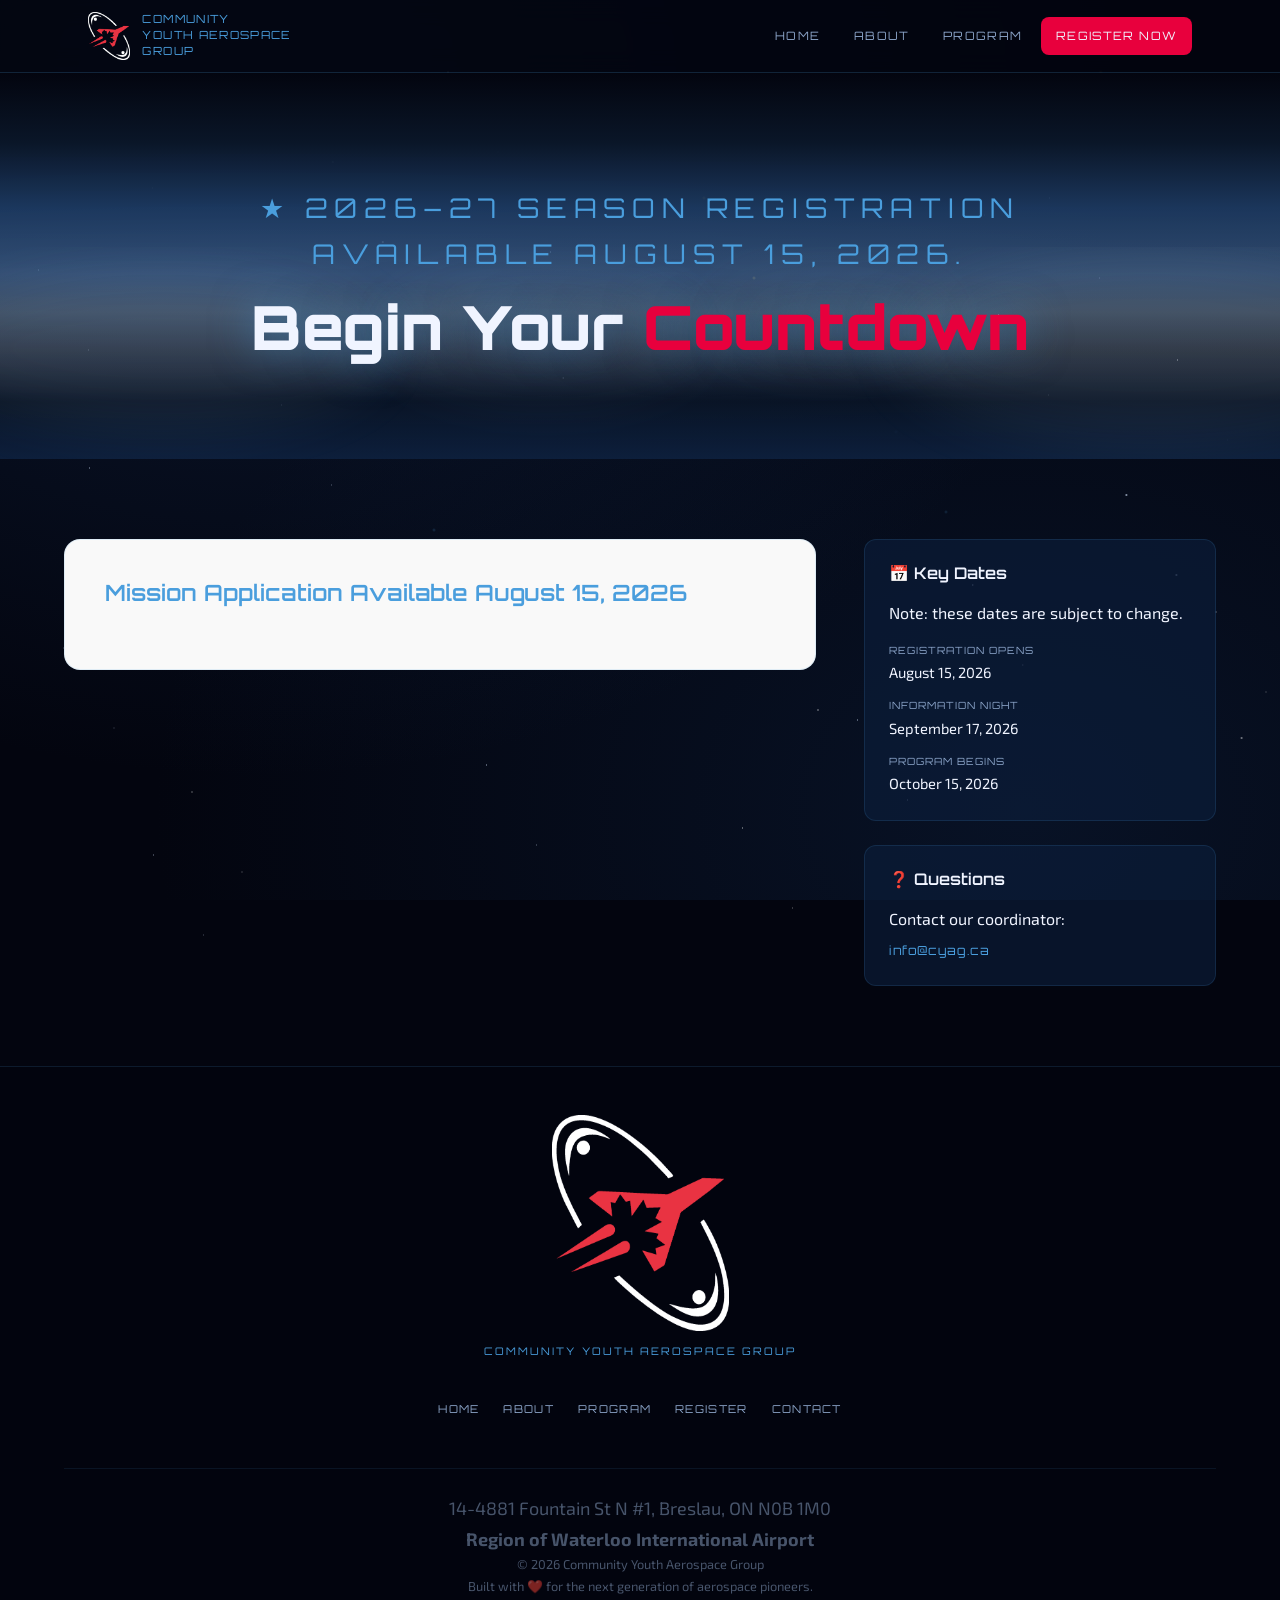
<file: register.html>
<!DOCTYPE html>
<html lang="en">
<head>
  <meta charset="UTF-8">
  <meta name="viewport" content="width=device-width, initial-scale=1.0">
  <meta name="description" content="Register for the Community Youth Aerospace Group — open to youth aged 12–18 across the Waterloo Region.">
  <title>Register | Community Youth Aerospace Group</title>
  <link rel="stylesheet" href="css/shared.css">
  <link rel="stylesheet" href="css/register.css">
</head>
<body>

<a class="skip-link" href="#main-content">Skip to main content</a>
<div class="star-field" aria-hidden="true"></div>

<header class="site-header" role="banner">
  <div class="nav-inner">
    <a href="index.html" class="nav-logo" aria-label="Community Youth Aerospace Group — Home">
      <img src="images/CYAG-logo-w.svg" alt="Community Youth Aerospace Group logo" width="56" height="56">
      <span class="nav-logo-text">Community<br>Youth Aerospace<br>Group</span>
    </a>
    <button class="nav-toggle" aria-expanded="false" aria-controls="main-nav" aria-label="Toggle navigation menu">
      <svg aria-hidden="true" focusable="false" viewBox="0 0 24 24" fill="none" stroke="currentColor" stroke-width="2">
        <line x1="3" y1="6"  x2="21" y2="6"/><line x1="3" y1="12" x2="21" y2="12"/><line x1="3" y1="18" x2="21" y2="18"/>
      </svg>
    </button>
    <nav aria-label="Primary navigation">
      <ul class="nav-list" id="main-nav" role="list">
        <li><a href="index.html">Home</a></li>
        <li><a href="about.html">About</a></li>
        <li><a href="program.html">Program</a></li>
        <li class="nav-cta"><a href="register.html" aria-current="page">Register Now</a></li>
      </ul>
    </nav>
  </div>
</header>

<main id="main-content">

  <!-- HERO -->
  <section class="page-hero" aria-labelledby="register-h1">
    <div class="hero-clouds" aria-hidden="true">
      <div class="cloud"></div><div class="cloud"></div><div class="cloud"></div><div class="cloud"></div>
    </div>
    <div class="hero-inner">
      <span class="eyebrow fade-up fade-up-1"><span class="twinkle-star">★</span> 2026–27 Season Registration Available August 15, 2026.</span>
      <h1 id="register-h1" class="fade-up fade-up-2">Begin Your <span class="accent">Countdown</span></h1>
      <p class="lead fade-up fade-up-3">
<!--        Complete the form below to apply for the 2026–27 CYAG program year. All applicants will be contacted within 5 business days. -->
      </p>
    </div>
  </section>

  <!-- REGISTRATION FORM + SIDEBAR -->
  <section class="section" aria-labelledby="form-heading">
    <div class="section-inner register-layout">

      <!-- FORM -->
      <div class="form-container">
        <h2 id="form-heading" class="h3" style="margin-bottom: 1em">Mission Application Available August 15, 2026</h2>
<!--				<iframe src="https://docs.google.com/forms/d/e/1FAIpQLScyOnLtnsBrMSipkIgptWoImV6wkgXhz2KW929ScdlMpjC2gw/viewform?embedded=true" width="640" height="2156" frameborder="0" marginheight="0" marginwidth="0">Loading…</iframe>-->
			</div>

      <!-- SIDEBAR -->
      <aside class="register-sidebar" aria-label="Registration information">

        <div class="sidebar-card">
          <h3>📅 Key Dates</h3>
					<p style="margin-bottom: 1em">Note: these dates are subject to change.</p>
          <dl class="key-dates">
            <div class="key-date-item">
              <dt>Registration Opens</dt>
              <dd>
                <time datetime="2026-06-01">August 15, 2026</time></dd>
            </div>
<!--
            <div class="key-date-item">
              <dt>Early Bird Deadline</dt>
              <dd><time datetime="2026-07-31">July 31, 2026</time></dd>
            </div>
-->
<!--
            <div class="key-date-item">
              <dt>Registration Closed</dt>
              <dd>
                <time datetime="2026-08-22">Thursday, October 15, 2026</time></dd>
            </div>
-->
            <div class="key-date-item">
              <dt>Information Night</dt>
              <dd><time datetime="2026-09-12">September 17, 2026</time></dd>
            </div>
            <div class="key-date-item">
              <dt>Program Begins</dt>
              <dd>
                <time datetime="2026-08-22">October 15, 2026</time></dd>
            </div>
          </dl>
        </div>

<!--
        <div class="sidebar-card">
          <h3>💰 Membership Fees</h3>
          <ul class="fee-list">
            <li>
              <span class="fee-name">Junior Cadets</span>
              <span class="fee-amount gold">5 / yr</span>
            </li>
            <li>
              <span class="fee-name">Intermediate</span>
              <span class="fee-amount gold">20 / yr</span>
            </li>
            <li>
              <span class="fee-name">Senior</span>
              <span class="fee-amount gold">50 / yr</span>
            </li>
          </ul>
          <p class="fee-note">Financial assistance available — select "Bursary Request" on your invoice after acceptance.</p>
        </div>
-->

        <div class="sidebar-card">
          <h3>❓ Questions</h3>
          <p>Contact our coordinator:</p>
          <a href="mailto:info@cyag.ca" class="sidebar-contact-link">info@cyag.ca</a>
<!--          <a href="tel:+15195550100" class="sidebar-contact-link">(519) 555-0100</a>-->
        </div>

      </aside>

    </div>
  </section>

</main>

<footer class="site-footer" role="contentinfo">
  <div class="footer-inner">
    <div class="footer-logo">
      <img src="images/CYAG-logo-w.svg" alt="Community Youth Aerospace Group logo" width="177" height="200">
      <p class="footer-tagline">Community Youth Aerospace Group</p>
    </div>
    <nav aria-label="Footer navigation">
      <ul class="footer-links" role="list">
        <li><a href="index.html">Home</a></li>
        <li><a href="about.html">About</a></li>
        <li><a href="program.html">Program</a></li>
        <li><a href="register.html">Register</a></li>
        <li><a href="mailto:info@cyag.ca">Contact</a></li>
      </ul>
    </nav>
    <p class="footer-copy">
		<span style="font-size: large;">14-4881 Fountain St N #1, Breslau, ON N0B 1M0</span> <br>
		<span style="font-size: large; font-weight: bold">Region of Waterloo International Airport</span> <br>
		&copy; 2026 Community Youth Aerospace Group <br>
		Built with ❤️ for the next generation of aerospace pioneers.</p>
<!--
		<p>&copy; 2026 Community Youth Aerospace Group <br>
		Built with ❤️ for the next generation of aerospace pioneers.</p>
-->
  </div>
</footer>

<script>
// ====== NAV TOGGLE ======
const toggle = document.querySelector('.nav-toggle');
const navList = document.querySelector('.nav-list');
toggle.addEventListener('click', () => {
  const isOpen = navList.classList.toggle('is-open');
  toggle.setAttribute('aria-expanded', String(isOpen));
});
document.addEventListener('keydown', e => {
  if (e.key === 'Escape' && navList.classList.contains('is-open')) {
    navList.classList.remove('is-open');
    toggle.setAttribute('aria-expanded', 'false');
    toggle.focus();
  }
});

// ====== FORM VALIDATION ======
const form = document.getElementById('registrationForm');
const successBox = document.getElementById('formSuccess');
const errorSummary = document.getElementById('errorSummary');
const errorList = document.getElementById('errorList');
const dobInput = document.getElementById('dob');
const guardianSection = document.getElementById('guardianSection');

// Show/hide guardian section based on age
dobInput.addEventListener('change', () => {
  const dob = new Date(dobInput.value);
  const cutoff = new Date('2026-09-01');
  const age = (cutoff - dob) / (1000 * 60 * 60 * 24 * 365.25);
  if (age < 18) {
    guardianSection.style.display = '';
  } else {
    guardianSection.style.display = 'none';
  }
});

function setError(input, errorId, msg) {
  const errorEl = document.getElementById(errorId);
  if (!errorEl) return;
  errorEl.textContent = msg;
  input.setAttribute('aria-invalid', 'true');
  input.classList.add('has-error');
}

function clearError(input, errorId) {
  const errorEl = document.getElementById(errorId);
  if (!errorEl) return;
  errorEl.textContent = '';
  input.removeAttribute('aria-invalid');
  input.classList.remove('has-error');
}

form.addEventListener('submit', e => {
  e.preventDefault();
  const errors = [];

  // Reset
  document.querySelectorAll('[aria-invalid]').forEach(el => {
    el.removeAttribute('aria-invalid');
    el.classList.remove('has-error');
  });
  document.querySelectorAll('.field-error').forEach(el => el.textContent = '');

  // Validate first name
  const firstName = document.getElementById('firstName');
  if (!firstName.value.trim()) {
    setError(firstName, 'firstName-err', 'First name is required.');
    errors.push({ msg: 'First name is required.', id: 'firstName' });
  } else { clearError(firstName, 'firstName-err'); }

  // Validate last name
  const lastName = document.getElementById('lastName');
  if (!lastName.value.trim()) {
    setError(lastName, 'lastName-err', 'Last name is required.');
    errors.push({ msg: 'Last name is required.', id: 'lastName' });
  }

  // Validate DOB + age
  const dob = new Date(dobInput.value);
  const cutoff = new Date('2026-09-01');
  const age = (cutoff - dob) / (1000 * 60 * 60 * 24 * 365.25);
  if (!dobInput.value) {
    setError(dobInput, 'dob-err', 'Date of birth is required.');
    errors.push({ msg: 'Date of birth is required.', id: 'dob' });
  } else if (isNaN(dob)) {
    setError(dobInput, 'dob-err', 'Please enter a valid date.');
    errors.push({ msg: 'Please enter a valid date of birth.', id: 'dob' });
  } else if (age < 12 || age > 18) {
    setError(dobInput, 'dob-err', 'Applicants must be aged 12–18 as of September 1, 2026.');
    errors.push({ msg: 'Applicants must be aged 12–18 as of September 1, 2026.', id: 'dob' });
  }

  // Validate email
  const email = document.getElementById('email');
  const emailRegex = /^[^\s@]+@[^\s@]+\.[^\s@]+$/;
  if (!email.value.trim()) {
    setError(email, 'email-err', 'Email address is required.');
    errors.push({ msg: 'Email address is required.', id: 'email' });
  } else if (!emailRegex.test(email.value)) {
    setError(email, 'email-err', 'Please enter a valid email address.');
    errors.push({ msg: 'Please enter a valid email address.', id: 'email' });
  }

  // Validate city
  const city = document.getElementById('city');
  if (!city.value.trim()) {
    setError(city, 'city-err', 'City is required.');
    errors.push({ msg: 'City is required.', id: 'city' });
  }

  // Validate stream
  const streamSelected = document.querySelector('input[name="stream"]:checked');
  if (!streamSelected) {
    document.getElementById('stream-err').textContent = 'Please select a program stream.';
    errors.push({ msg: 'Please select a program stream.', id: 'stream-err' });
  }

  // Validate code of conduct
  const conduct = document.getElementById('codeOfConduct');
  if (!conduct.checked) {
    document.getElementById('conduct-err').textContent = 'You must agree to the Code of Conduct.';
    conduct.setAttribute('aria-invalid', 'true');
    errors.push({ msg: 'You must agree to the Code of Conduct.', id: 'codeOfConduct' });
  }

  // Guardian email validation if section visible and entered
  const guardianEmail = document.getElementById('guardianEmail');
  if (guardianSection.style.display !== 'none' && guardianEmail.value && !emailRegex.test(guardianEmail.value)) {
    setError(guardianEmail, 'guardianEmail-err', 'Please enter a valid guardian email address.');
    errors.push({ msg: 'Please enter a valid guardian email address.', id: 'guardianEmail' });
  }

  if (errors.length > 0) {
    errorSummary.hidden = false;
    errorList.innerHTML = errors.map(err =>
      '<li><a href="#' + err.id + '">' + err.msg + '</a></li>'
    ).join('');
    errorSummary.focus();
    return;
  }

  // Success
  errorSummary.hidden = true;
  form.hidden = true;
  successBox.hidden = false;
  successBox.focus();
  window.scrollTo({ top: successBox.offsetTop - 100, behavior: 'smooth' });
});

// Inline validation on blur
document.querySelectorAll('input[aria-required], select[aria-required]').forEach(input => {
  input.addEventListener('blur', () => {
    const errorId = input.getAttribute('aria-describedby')?.split(' ').find(id => id.endsWith('-err'));
    if (!errorId) return;
    if (!input.value.trim()) {
      setError(input, errorId, 'This field is required.');
    } else {
      clearError(input, errorId);
    }
  });
});
</script>

</body>
</html>
</file>
<file: css/shared.css>
/* ============================================================
   CYAG – Community Youth Aerospace Group
   Shared Styles  |  WCAG 2.1 AA compliant
   ============================================================ */

/* ---------- Google Fonts ---------- */
@import url('https://fonts.googleapis.com/css2?family=Orbitron:wght@400;600;700;900&family=Exo+2:ital,wght@0,300;0,400;0,600;1,300&display=swap');

/* ---------- CSS Custom Properties ---------- */
:root {
  /* Brand colours */
  --clr-space:    #03050f;
  --clr-navy:     #0a1628;
  --clr-navy-mid: #0d1f3c;
  --clr-blue:     #1a3a6b;
  --clr-accent:   #e8003d;   /* brand red */
  --clr-gold:     #f5c842;
  --clr-sky:      #4a9edd;
  --clr-white:    #f0f4ff;
  --clr-muted:    #8ba4c8;
  --clr-star:     #c8d8f0;

  /* Typography */
  --font-display: 'Orbitron', monospace;
  --font-body:    'Exo 2', sans-serif;

  /* Spacing */
  --max-w: 72rem;
  --section-pad: 5rem 1.5rem;
  --radius: 0.5rem;

  /* Focus ring */
  --focus-ring: 0 0 0 3px var(--clr-gold), 0 0 0 5px var(--clr-space);
}

/* ---------- Reset ---------- */
*, *::before, *::after { box-sizing: border-box; margin: 0; padding: 0; }

html {
  scroll-behavior: smooth;
  font-size: 100%;   /* respects user browser settings */
}

body {
  font-family: var(--font-body);
  background-color: var(--clr-space);
  color: var(--clr-white);
  line-height: 1.7;
  min-height: 100vh;
  overflow-x: hidden;
}

img { max-width: 100%; display: block; }

a { color: var(--clr-sky); }
a:hover { color: var(--clr-gold); }

/* ---------- Focus Styles (WCAG 2.4.7 / 2.4.11) ---------- */
:focus-visible {
  outline: none;
  box-shadow: var(--focus-ring);
  border-radius: var(--radius);
}

/* ---------- Skip Link ---------- */
.skip-link {
  position: absolute;
  top: -10rem;
  left: 1rem;
  background: var(--clr-gold);
  color: var(--clr-space);
  font-weight: 700;
  padding: 0.6rem 1.2rem;
  border-radius: var(--radius);
  z-index: 9999;
  font-family: var(--font-display);
  font-size: 0.85rem;
  letter-spacing: 0.05em;
  text-decoration: none;
  transition: top 0.2s;
}
.skip-link:focus { top: 1rem; }

/* ============================================================
   STAR FIELD BACKGROUND
   ============================================================ */
.star-field {
  position: fixed;
  inset: 0;
  z-index: -2;
  pointer-events: none;
  background:
    radial-gradient(ellipse at 20% 10%, rgba(26,58,107,0.35) 0%, transparent 60%),
    radial-gradient(ellipse at 80% 90%, rgba(13,31,60,0.5) 0%, transparent 60%),
    var(--clr-space);
}

/* Procedural stars via SVG noise pattern */
.star-field::before,
.star-field::after {
  content: '';
  position: absolute;
  inset: 0;
  background-image:
    radial-gradient(1px 1px at  8%  12%, rgba(200,216,240,0.9) 0%, transparent 100%),
    radial-gradient(1px 1px at 22%  45%, rgba(200,216,240,0.7) 0%, transparent 100%),
    radial-gradient(1.5px 1.5px at 35%  8%, rgba(255,255,255,0.85) 0%, transparent 100%),
    radial-gradient(1px 1px at 48%  62%, rgba(200,216,240,0.6) 0%, transparent 100%),
    radial-gradient(2px 2px at 55%  22%, rgba(245,200,66,0.6) 0%, transparent 100%),
    radial-gradient(1px 1px at 67%  80%, rgba(200,216,240,0.8) 0%, transparent 100%),
    radial-gradient(1px 1px at 78%  35%, rgba(255,255,255,0.7) 0%, transparent 100%),
    radial-gradient(1.5px 1.5px at 88%  55%, rgba(200,216,240,0.9) 0%, transparent 100%),
    radial-gradient(1px 1px at  5%  72%, rgba(200,216,240,0.5) 0%, transparent 100%),
    radial-gradient(1px 1px at 15%  88%, rgba(255,255,255,0.6) 0%, transparent 100%),
    radial-gradient(2px 2px at 30%  50%, rgba(74,158,221,0.4) 0%, transparent 100%),
    radial-gradient(1px 1px at 43%  28%, rgba(200,216,240,0.7) 0%, transparent 100%),
    radial-gradient(1.5px 1.5px at 60%  70%, rgba(255,255,255,0.8) 0%, transparent 100%),
    radial-gradient(1px 1px at 73%  15%, rgba(200,216,240,0.6) 0%, transparent 100%),
    radial-gradient(1px 1px at 92%  40%, rgba(255,255,255,0.75) 0%, transparent 100%),
    radial-gradient(1px 1px at  3%  30%, rgba(200,216,240,0.5) 0%, transparent 100%),
    radial-gradient(1.5px 1.5px at 18%  60%, rgba(245,200,66,0.4) 0%, transparent 100%),
    radial-gradient(1px 1px at 38%  85%, rgba(200,216,240,0.8) 0%, transparent 100%),
    radial-gradient(1px 1px at 52%  5%, rgba(255,255,255,0.65) 0%, transparent 100%),
    radial-gradient(2px 2px at 70%  48%, rgba(74,158,221,0.35) 0%, transparent 100%),
    radial-gradient(1px 1px at 82%  22%, rgba(200,216,240,0.7) 0%, transparent 100%),
    radial-gradient(1px 1px at 95%  68%, rgba(255,255,255,0.55) 0%, transparent 100%),
    radial-gradient(1px 1px at 12%  95%, rgba(200,216,240,0.6) 0%, transparent 100%),
    radial-gradient(1.5px 1.5px at 26%  18%, rgba(255,255,255,0.8) 0%, transparent 100%),
    radial-gradient(1px 1px at 44%  42%, rgba(200,216,240,0.5) 0%, transparent 100%),
    radial-gradient(1px 1px at 58%  92%, rgba(255,255,255,0.7) 0%, transparent 100%),
    radial-gradient(1px 1px at 76%  65%, rgba(200,216,240,0.65) 0%, transparent 100%),
    radial-gradient(2px 2px at 86%  8%, rgba(245,200,66,0.5) 0%, transparent 100%),
    radial-gradient(1px 1px at  7%  52%, rgba(200,216,240,0.75) 0%, transparent 100%),
    radial-gradient(1.5px 1.5px at 97%  82%, rgba(255,255,255,0.6) 0%, transparent 100%);
}

.star-field::after {
  transform: translate(50px, 80px);
  opacity: 0.6;
}

/* ============================================================
   NAVIGATION
   ============================================================ */
.site-header {
  position: sticky;
  top: 0;
  z-index: 100;
  background: rgba(3, 5, 15, 0.88);
  backdrop-filter: blur(12px);
  -webkit-backdrop-filter: blur(12px);
  border-bottom: 1px solid rgba(74,158,221,0.2);
}

.nav-inner {
  max-width: var(--max-w);
  margin: 0 auto;
  padding: 0 1.5rem;
  display: flex;
  align-items: center;
  justify-content: space-between;
  gap: 1rem;
  min-height: 4.5rem;
}

.nav-logo {
  display: flex;
  align-items: center;
  gap: 0.75rem;
  text-decoration: none;
  color: var(--clr-white);
}

.nav-logo img {
  height: 3rem;
  width: auto;
}

.nav-logo-text {
  font-family: var(--font-display);
  font-size: 0.7rem;
  letter-spacing: 0.12em;
  line-height: 1.4;
  text-transform: uppercase;
  color: var(--clr-sky);
  display: none;
}

@media (min-width: 40em) { .nav-logo-text { display: block; } }

/* Hamburger */
.nav-toggle {
  display: none;
  background: transparent;
  border: 1.5px solid rgba(74,158,221,0.5);
  border-radius: var(--radius);
  padding: 0.5rem;
  cursor: pointer;
  color: var(--clr-white);
  line-height: 0;
}

.nav-toggle svg { width: 1.5rem; height: 1.5rem; }

@media (max-width: 55em) {
  .nav-toggle { display: flex; align-items: center; }
}

/* Nav list */
.nav-list {
  list-style: none;
  display: flex;
  align-items: center;
  gap: 0.25rem;
}

.nav-list a {
  font-family: var(--font-display);
  font-size: 0.72rem;
  letter-spacing: 0.12em;
  text-transform: uppercase;
  text-decoration: none;
  color: var(--clr-muted);
  padding: 0.5rem 0.85rem;
  border-radius: var(--radius);
  border: 1px solid transparent;
  transition: color 0.2s, border-color 0.2s, background 0.2s;
  display: block;
}

.nav-list a:hover,
.nav-list a[aria-current="page"] {
  color: var(--clr-white);
  border-color: rgba(74,158,221,0.4);
  background: rgba(74,158,221,0.08);
}

.nav-list a[aria-current="page"] {
  color: var(--clr-gold);
  border-color: rgba(245,200,66,0.35);
}

.nav-cta a {
  background: var(--clr-accent) !important;
  color: var(--clr-white) !important;
  border-color: transparent !important;
}
.nav-cta a:hover { background: #ff1a4e !important; }

@media (max-width: 55em) {
  .nav-list {
    position: absolute;
    top: 4.5rem;
    left: 0; right: 0;
    flex-direction: column;
    align-items: stretch;
    background: rgba(3, 5, 15, 0.97);
    border-bottom: 1px solid rgba(74,158,221,0.2);
    padding: 1rem 1.5rem 1.5rem;
    gap: 0.5rem;
    display: none;
  }
  .nav-list.is-open { display: flex; }
  .nav-list a { padding: 0.75rem 1rem; font-size: 0.8rem; }
}

/* ============================================================
   HERO – CLOUD-TO-SPACE GRADIENT
   ============================================================ */
.page-hero {
  position: relative;
  overflow: hidden;
  padding: 7rem 1.5rem 5rem;
  text-align: center;
}

/* Layered cloud-to-space gradient */
.page-hero::before {
  content: '';
  position: absolute;
  inset: 0;
  z-index: -1;
  background:
    /* Top: stars / space */
    linear-gradient(
      to bottom,
      var(--clr-space) 0%,
      var(--clr-navy) 18%,
      rgba(30, 60, 100, 0.9) 35%,
      /* Cloud transition zone */
      rgba(80, 120, 170, 0.6) 52%,
      rgba(140, 170, 200, 0.4) 62%,
      rgba(180, 200, 220, 0.2) 72%,
      rgba(10, 22, 40, 0.8) 85%,
      var(--clr-navy-mid) 100%
    );
}

/* Cloud puffs (CSS-only) */
.hero-clouds {
  position: absolute;
  bottom: 0; left: 0; right: 0;
  height: 55%;
  pointer-events: none;
  z-index: 0;
  overflow: hidden;
}

.cloud {
  position: absolute;
  background: rgba(200, 220, 240, 0.07);
  border-radius: 50%;
  filter: blur(28px);
  animation: cloudDrift linear infinite;
}

.cloud:nth-child(1) { width: 28rem; height: 10rem; bottom: 15%; left: -5%; animation-duration: 60s; }
.cloud:nth-child(2) { width: 20rem; height: 8rem;  bottom: 28%; left: 30%; animation-duration: 80s; opacity: 0.7; animation-delay: -20s; }
.cloud:nth-child(3) { width: 32rem; height: 12rem; bottom: 8%;  right: -10%; animation-duration: 70s; animation-delay: -35s; }
.cloud:nth-child(4) { width: 16rem; height: 7rem;  bottom: 40%; left: 55%; animation-duration: 90s; opacity: 0.5; animation-delay: -10s; }

@keyframes cloudDrift {
  from { transform: translateX(0); }
  to   { transform: translateX(8%); }
}

.page-hero .hero-inner {
  position: relative;
  z-index: 1;
  max-width: 52rem;
  margin: 0 auto;
}

/* ============================================================
   TYPOGRAPHY UTILITIES
   ============================================================ */
.eyebrow {
  font-family: var(--font-display);
  font-size: 1.7rem;
  letter-spacing: 0.25em;
  text-transform: uppercase;
  color: var(--clr-sky);
  margin-bottom: 1rem;
  display: block;
}

h1, h2, h3, h4 { font-family: var(--font-display); line-height: 1.15; }

h1 {
  font-size: clamp(2rem, 6vw, 3.8rem);
  font-weight: 900;
  color: var(--clr-white);
  text-shadow: 0 0 40px rgba(74,158,221,0.5);
}

h2 {
  font-size: clamp(1.5rem, 4vw, 2.4rem);
  font-weight: 700;
  color: var(--clr-white);
}

.h2 {
  font-size: clamp(1.5rem, 4vw, 2.4rem);
  font-weight: 700;
  color: var(--clr-white);
}

h3 {
  font-size: clamp(1.1rem, 2.5vw, 1.4rem);
  font-weight: 600;
  color: var(--clr-sky);
}

.h3 {
  font-size: clamp(1.1rem, 2.5vw, 1.4rem);
  font-weight: 600;
  color: var(--clr-sky);
}

.lead {
  font-size: clamp(1rem, 2vw, 1.2rem);
  color: var(--clr-muted);
  max-width: 42rem;
  margin-inline: auto;
  margin-top: 1rem;
}

.accent { color: var(--clr-accent); }
.gold   { color: var(--clr-gold); }

/* ============================================================
   BUTTONS
   ============================================================ */
.btn {
  display: inline-flex;
  align-items: center;
  gap: 0.5rem;
  font-family: var(--font-display);
  font-size: 0.78rem;
  font-weight: 700;
  letter-spacing: 0.1em;
  text-transform: uppercase;
  text-decoration: none;
  padding: 0.85rem 2rem;
  border-radius: var(--radius);
  border: 2px solid transparent;
  cursor: pointer;
  transition: all 0.25s ease;
  line-height: 1;
}

.btn-primary {
  background: var(--clr-accent);
  color: #fff;
  border-color: var(--clr-accent);
}
.btn-primary:hover {
  background: transparent;
  color: var(--clr-accent);
  box-shadow: 0 0 20px rgba(232,0,61,0.4);
}

.btn-secondary {
  background: transparent;
  color: var(--clr-sky);
  border-color: var(--clr-sky);
}
.btn-secondary:hover {
  background: var(--clr-sky);
  color: var(--clr-space);
  box-shadow: 0 0 20px rgba(74,158,221,0.4);
}

.btn-gold {
  background: var(--clr-gold);
  color: var(--clr-space);
  border-color: var(--clr-gold);
}
.btn-gold:hover {
  background: transparent;
  color: var(--clr-gold);
  box-shadow: 0 0 20px rgba(245,200,66,0.5);
}

.btn-group {
  display: flex;
  flex-wrap: wrap;
  gap: 1rem;
  justify-content: center;
  margin-top: 2.5rem;
}

/* ============================================================
   SECTION CONTAINERS
   ============================================================ */
.section {
  padding: var(--section-pad);
}

.section-inner {
  max-width: var(--max-w);
  margin: 0 auto;
}

.section-header {
  text-align: center;
  margin-bottom: 3.5rem;
}

.section-header .eyebrow { margin-bottom: 0.75rem; }

.divider {
  width: 4rem;
  height: 3px;
  background: linear-gradient(90deg, var(--clr-accent), var(--clr-sky));
  border-radius: 2px;
  margin: 1rem auto 0;
}

/* ============================================================
   CARDS
   ============================================================ */
.card-grid {
  display: grid;
  gap: 1.5rem;
  grid-template-columns: repeat(auto-fit, minmax(min(100%, 18rem), 1fr));
}

/* For 2 card grid */
.card-grid-2 {
  display: grid;
  gap: 1.5rem;
  grid-template-columns: repeat(auto-fit, minmax(min(100%, 24rem), 1fr));
}

.card {
  background: rgba(13, 31, 60, 0.6);
  border: 1px solid rgba(74,158,221,0.15);
  border-radius: 0.75rem;
  padding: 2rem;
  transition: border-color 0.25s, box-shadow 0.25s, transform 0.25s;
  position: relative;
  overflow: hidden;
}

.card::before {
  content: '';
  position: absolute;
  top: 0; left: 0; right: 0;
  height: 2px;
  background: linear-gradient(90deg, var(--clr-accent), var(--clr-sky), transparent);
  opacity: 0;
  transition: opacity 0.25s;
}

.card:hover {
  border-color: rgba(74,158,221,0.4);
  box-shadow: 0 8px 32px rgba(0,0,0,0.4), 0 0 0 1px rgba(74,158,221,0.1);
  transform: translateY(-3px);
}

.card:hover::before { opacity: 1; }

.card-icon {
  font-size: 2.4rem;
  margin-bottom: 1rem;
  display: block;
  line-height: 1;
}

.card h3 { margin-bottom: 0.6rem; }
.card p  { color: var(--clr-muted); font-size: 0.95rem; }

/* ============================================================
   FOOTER
   ============================================================ */
.site-footer {
  background: rgba(3, 5, 15, 0.9);
  border-top: 1px solid rgba(74,158,221,0.15);
  padding: 3rem 1.5rem 1.5rem;
  text-align: center;
}

.footer-inner {
  max-width: var(--max-w);
  margin: 0 auto;
  display: grid;
  gap: 2rem;
}

.footer-logo img { height: 13.5rem; margin: 0 auto 0.75rem; }

.footer-tagline {
  font-family: var(--font-display);
  font-size: 0.65rem;
  letter-spacing: 0.2em;
  color: var(--clr-sky);
  text-transform: uppercase;
}

.footer-links {
  list-style: none;
  display: flex;
  flex-wrap: wrap;
  gap: 1.5rem;
  justify-content: center;
}

.footer-links a {
  font-family: var(--font-display);
  font-size: 0.68rem;
  letter-spacing: 0.12em;
  text-transform: uppercase;
  color: var(--clr-muted);
  text-decoration: none;
  transition: color 0.2s;
}
.footer-links a:hover { color: var(--clr-gold); }

.footer-copy {
  color: rgba(139,164,200,0.5);
  font-size: 0.8rem;
  border-top: 1px solid rgba(74,158,221,0.1);
  padding-top: 1.5rem;
  margin-top: 1rem;
}

/* ============================================================
   UTILITY
   ============================================================ */
.sr-only {
  position: absolute;
  width: 1px; height: 1px;
  padding: 0; margin: -1px;
  overflow: hidden;
  clip: rect(0,0,0,0);
  white-space: nowrap;
  border: 0;
}

.text-center { text-align: center; }

.highlight-band {
  background: linear-gradient(135deg, rgba(13,31,60,0.9) 0%, rgba(26,58,107,0.5) 100%);
  border-top: 1px solid rgba(74,158,221,0.1);
  border-bottom: 1px solid rgba(74,158,221,0.1);
}

/* Animated entrance */
@keyframes fadeUp {
  from { opacity: 0; transform: translateY(1.5rem); }
  to   { opacity: 1; transform: translateY(0); }
}

.fade-up { animation: fadeUp 0.7s ease both; }
.fade-up-1 { animation-delay: 0.1s; }
.fade-up-2 { animation-delay: 0.25s; }
.fade-up-3 { animation-delay: 0.4s; }
.fade-up-4 { animation-delay: 0.55s; }

/* Twinkling stars animation */
@keyframes twinkle {
  0%, 100% { opacity: 0.4; transform: scale(0.8); }
  50%       { opacity: 1;   transform: scale(1.2); }
}

.twinkle-star {
  display: inline-block;
  animation: twinkle 2.5s ease-in-out infinite;
}

/* Orbit ring decorative */
.orbit-deco {
  position: absolute;
  border-radius: 50%;
  border: 1px solid rgba(74,158,221,0.1);
  pointer-events: none;
}

/* ============================================================
   REDUCED MOTION
   ============================================================ */
@media (prefers-reduced-motion: reduce) {
  *, *::before, *::after {
    animation-duration: 0.01ms !important;
    animation-iteration-count: 1 !important;
    transition-duration: 0.01ms !important;
  }
}
</file>
<file: css/home.css>
/* ============================================================
   HOME PAGE – home.css
   ============================================================ */

/* Hero */
.home-hero {
  min-height: 90vh;
  display: flex;
  flex-direction: column;
  justify-content: center;
  align-items: center;
}

.home-hero .hero-inner { padding-top: 2rem; }

/* ============================================================
   ROCKET LAUNCH SCENE
   ============================================================ */
.rocket-section {
  display: flex;
  flex-direction: column;
  align-items: center;
  gap: 1.2rem;
  padding: 2rem 1.5rem 3.5rem;
}

.rocket-scene {
  position: relative;
  width: 12rem;
  height: 22rem;
  overflow: visible;
}

/* Launch pad */
.launch-pad {
  position: absolute;
  bottom: 0;
  left: 50%;
  transform: translateX(-50%);
  width: 7rem;
  height: 0.6rem;
  background: linear-gradient(90deg, #1a3a6b, #4a9edd, #1a3a6b);
  border-radius: 3px;
  box-shadow: 0 0 18px rgba(74,158,221,0.5);
}

.launch-pad::before,
.launch-pad::after {
  content: '';
  position: absolute;
  bottom: 0.5rem;
  width: 0.3rem;
  height: 2.5rem;
  background: rgba(74,158,221,0.5);
  border-radius: 2px;
}
.launch-pad::before { left: 1.5rem; }
.launch-pad::after  { right: 1.5rem; }

/* Rocket wrapper — animates upward */
.rocket {
  position: absolute;
  bottom: 0.6rem;
  left: 50%;
  transform: translateX(-50%);
  transition: none;
}

/* Launch animation */
.rocket.launched {
  animation: rocketLaunch 3.5s cubic-bezier(0.25, 0.46, 0.45, 0.94) forwards;
}

@keyframes rocketLaunch {
  0%   { transform: translateX(-50%) translateY(0) rotate(0deg);    opacity: 1; }
  5%   { transform: translateX(-50%) translateY(-0.3rem) rotate(0deg); }
  8%   { transform: translateX(-50%) translateY(-0.1rem) rotate(0deg); }
  15%  { transform: translateX(-50%) translateY(-2rem) rotate(-1deg);  }
  30%  { transform: translateX(-50%) translateY(-8rem) rotate(1deg);   }
  55%  { transform: translateX(-50%) translateY(-18rem) rotate(-0.5deg); opacity: 1; }
  80%  { transform: translateX(-50%) translateY(-32rem) rotate(0deg);  opacity: 0.6; }
  100% { transform: translateX(-50%) translateY(-50rem) rotate(0deg);  opacity: 0; }
}

/* --- Rocket SVG-like CSS drawing --- */
.rocket-body {
  position: relative;
  width: 3.5rem;
  display: flex;
  flex-direction: column;
  align-items: center;
}

/* Nose cone */
.rocket-nose {
  width: 0;
  height: 0;
  border-left:  1.75rem solid transparent;
  border-right: 1.75rem solid transparent;
  border-bottom: 3.5rem solid var(--clr-accent);
  filter: drop-shadow(0 0 8px rgba(232,0,61,0.6));
}

/* Main tube */
.rocket-body::before {
  content: '';
  width: 3.5rem;
  height: 5rem;
  background: linear-gradient(180deg, var(--clr-accent) 0%, #c0002e 100%);
  display: block;
}

/* Window */
.rocket-window {
  position: absolute;
  top: 4.2rem;
  left: 50%;
  transform: translateX(-50%);
  width: 1.3rem;
  height: 1.3rem;
  border-radius: 50%;
  background: radial-gradient(circle at 35% 35%, #a0d8f8, #1a3a6b);
  border: 0.2rem solid rgba(255,255,255,0.3);
  box-shadow: 0 0 8px rgba(74,158,221,0.8), inset 0 0 4px rgba(74,158,221,0.5);
  z-index: 2;
}

/* Fins */
.rocket-fin {
  position: absolute;
  bottom: 2rem;
  width: 0;
  height: 0;
  border-top: 2.5rem solid transparent;
  border-bottom: 0.5rem solid rgba(200,0,40,0.9);
}

.rocket-fin.left {
  right: calc(100% - 0.2rem);
  border-right: 1.5rem solid rgba(200,0,40,0.9);
}
.rocket-fin.right {
  left: calc(100% - 0.2rem);
  border-left: 1.5rem solid rgba(200,0,40,0.9);
}

/* Engine bell */
.rocket-engine {
  width: 2.4rem;
  height: 1rem;
  background: linear-gradient(180deg, #555, #222);
  border-radius: 0 0 0.5rem 0.5rem;
  margin-top: -0.1rem;
}

/* Exhaust flames */
.exhaust {
  position: relative;
  display: flex;
  justify-content: center;
  gap: 0.15rem;
  margin-top: -0.2rem;
}

.flame {
  border-radius: 50% 50% 60% 60% / 60% 60% 100% 100%;
  animation: flicker 0.12s ease-in-out infinite alternate;
}

.f1 { width: 1rem; height: 3rem; background: linear-gradient(180deg, #fff 0%, #f5c842 25%, #f50 60%, transparent 100%); animation-delay: 0s; }
.f2 { width: 0.7rem; height: 4rem; background: linear-gradient(180deg, #fff 0%, #f5c842 20%, #f90 50%, #f50 80%, transparent 100%); animation-delay: -0.05s; margin-top: -0.5rem; z-index: 2; }
.f3 { width: 1rem; height: 2.5rem; background: linear-gradient(180deg, #fff 0%, #f5c842 30%, #f50 70%, transparent 100%); animation-delay: -0.02s; }

@keyframes flicker {
  from { transform: scaleX(1)   scaleY(1); }
  to   { transform: scaleX(0.9) scaleY(1.08); }
}

/* Smoke puffs */
.smoke {
  position: absolute;
  border-radius: 50%;
  background: rgba(180,200,220,0.25);
  filter: blur(6px);
  animation: smokeRise 1.5s ease-out infinite;
  pointer-events: none;
}
.s1 { width: 3rem; height: 3rem; bottom: -1rem; left: 0;    animation-delay: 0s; }
.s2 { width: 4rem; height: 4rem; bottom: -2rem; left: -0.5rem; animation-delay: 0.4s; opacity: 0.6; }
.s3 { width: 2.5rem; height: 2.5rem; bottom: -0.5rem; right: -0.5rem; animation-delay: 0.8s; }

@keyframes smokeRise {
  0%   { transform: translateY(0) scale(0.8); opacity: 0.5; }
  100% { transform: translateY(-3rem) scale(2); opacity: 0; }
}

/* Rocket section text */
.rocket-caption {
  font-family: var(--font-display);
  font-size: 1.2rem;
  letter-spacing: 0.15em;
  color: var(--clr-muted);
}

.relaunch-btn {
  font-size: 0.72rem;
  padding: 0.6rem 1.4rem;
}

/* ============================================================
   STATS
   ============================================================ */
.stats-grid {
  list-style: none;
  display: grid;
  grid-template-columns: repeat(auto-fit, minmax(10rem, 1fr));
  gap: 2rem;
  text-align: center;
}

.stat-item { display: flex; flex-direction: column; gap: 0.3rem; }

.stat-num {
  font-family: var(--font-display);
  font-size: clamp(2.2rem, 5vw, 3.2rem);
  font-weight: 900;
  line-height: 1;
  text-shadow: 0 0 20px rgba(245,200,66,0.4);
}

.stat-label {
  font-family: var(--font-display);
  font-size: 0.65rem;
  letter-spacing: 0.15em;
  text-transform: uppercase;
  color: var(--clr-muted);
}

/* ============================================================
   CTA CARD
   ============================================================ */
.cta-card {
  position: relative;
  background: linear-gradient(135deg, rgba(13,31,60,0.8), rgba(26,58,107,0.4));
  border: 1px solid rgba(74,158,221,0.2);
  border-radius: 1.25rem;
  padding: 4rem 2rem;
  overflow: hidden;
}

.cta-card::before {
  content: '';
  position: absolute;
  inset: 0;
  background: radial-gradient(ellipse at 50% 0%, rgba(74,158,221,0.12) 0%, transparent 70%);
  pointer-events: none;
}
</file>
<file: css/about.css>
/* ============================================================
   ABOUT PAGE – about.css
   ============================================================ */

/* Mission split layout */
.mission-split {
  display: grid;
  grid-template-columns: 1fr 1fr;
  gap: 4rem;
  align-items: center;
}

@media (max-width: 52em) {
  .mission-split { grid-template-columns: 1fr; }
  .mission-art { max-width: 16rem; margin: 0 auto; }
}

.mission-art svg {
  width: 100%;
  height: auto;
  filter: drop-shadow(0 0 24px rgba(74,158,221,0.3));
  animation: float 5s ease-in-out infinite;
}

@keyframes float {
  0%, 100% { transform: translateY(0); }
  50%       { transform: translateY(-0.75rem); }
}

.mission-text { display: flex; flex-direction: column; gap: 1.25rem; }
.mission-text .divider { margin-bottom: 0.5rem; }
.mission-text p { color: var(--clr-muted); }
.mission-text strong { color: var(--clr-white); }

.mission-values {
  display: flex;
  flex-wrap: wrap;
  gap: 0.6rem;
  margin-top: 0.5rem;
}

.value-pill {
  background: rgba(26,58,107,0.6);
  border: 1px solid rgba(74,158,221,0.25);
  border-radius: 100px;
  padding: 0.4rem 1rem;
  font-family: var(--font-display);
  font-size: 0.65rem;
  letter-spacing: 0.08em;
  color: var(--clr-sky);
  white-space: nowrap;
  transition: background 0.2s, border-color 0.2s;
}
.value-pill:hover {
  background: rgba(74,158,221,0.15);
  border-color: rgba(74,158,221,0.5);
}

/* Timeline */
.timeline {
  position: relative;
  list-style: none;
  max-width: 44rem;
  margin: 0 auto;
  padding: 0;
}

.timeline::before {
  content: '';
  position: absolute;
  left: 6rem;
  top: 0; bottom: 0;
  width: 2px;
  background: linear-gradient(180deg, var(--clr-accent), var(--clr-sky), rgba(74,158,221,0.1));
}

@media (max-width: 38em) {
  .timeline::before { left: 3.5rem; }
}

.timeline-item {
  display: grid;
  grid-template-columns: 6rem 1fr;
  gap: 1.5rem;
  margin-bottom: 2.5rem;
  position: relative;
}

@media (max-width: 38em) {
  .timeline-item { grid-template-columns: 3.5rem 1fr; gap: 1rem; }
}

.timeline-item::before {
  content: '';
  position: absolute;
  left: calc(6rem - 0.4rem);
  top: 0.3rem;
  width: 0.8rem;
  height: 0.8rem;
  background: var(--clr-gold);
  border-radius: 50%;
  box-shadow: 0 0 8px rgba(245,200,66,0.6);
}

@media (max-width: 38em) {
  .timeline-item::before { left: calc(3.5rem - 0.4rem); }
}

.timeline-year {
  font-family: var(--font-display);
  font-size: 0.72rem;
  font-weight: 700;
  color: var(--clr-accent);
  letter-spacing: 0.05em;
  padding-top: 0.2rem;
  text-align: right;
  padding-right: 1.2rem;
}

.timeline-content h3 { font-size: 1rem; color: var(--clr-white); margin-bottom: 0.3rem; }
.timeline-content p  { color: var(--clr-muted); font-size: 0.9rem; }

/* Team */
.team-grid {
  list-style: none;
  display: grid;
  grid-template-columns: repeat(auto-fit, minmax(min(100%, 14rem), 1fr));
  gap: 2rem;
}

.team-card {
  background: rgba(13,31,60,0.6);
  border: 1px solid rgba(74,158,221,0.15);
  border-radius: 0.75rem;
  padding: 2rem 1.5rem;
  text-align: center;
  transition: border-color 0.25s, box-shadow 0.25s, transform 0.25s;
}
.team-card:hover {
  border-color: rgba(74,158,221,0.4);
  box-shadow: 0 8px 32px rgba(0,0,0,0.3);
  transform: translateY(-3px);
}

.team-avatar {
  width: 5rem;
  height: 5rem;
  margin: 0 auto 1rem;
  border-radius: 50%;
  overflow: hidden;
  border: 2px solid rgba(74,158,221,0.3);
}
.team-avatar svg { width: 100%; height: 100%; }

.team-card h3 { font-size: 1rem; color: var(--clr-white); margin-bottom: 0.2rem; }
.team-role {
  font-family: var(--font-display);
  font-size: 0.62rem;
  letter-spacing: 0.12em;
  text-transform: uppercase;
  color: var(--clr-accent);
  margin-bottom: 0.75rem;
  display: block;
}
.team-bio { color: var(--clr-muted); font-size: 0.88rem; }

/* Partners */
.partners-grid {
  list-style: none;
  display: flex;
  flex-wrap: wrap;
  gap: 1rem;
  justify-content: center;
}

.partner-badge {
  background: rgba(13,31,60,0.7);
  border: 1px solid rgba(74,158,221,0.2);
  border-radius: var(--radius);
  padding: 0.75rem 1.5rem;
  font-family: var(--font-display);
  font-size: 0.7rem;
  letter-spacing: 0.1em;
  color: var(--clr-muted);
  transition: all 0.2s;
  white-space: nowrap;
}
.partner-badge:hover {
  border-color: rgba(245,200,66,0.4);
  color: var(--clr-gold);
  background: rgba(26,58,107,0.5);
}
</file>
<file: css/program.css>
/* ============================================================
   PROGRAM PAGE – program.css
   ============================================================ */

/* Age bands */
.age-bands {
  list-style: none;
  display: flex;
  flex-direction: column;
  gap: 1.5rem;
}

.age-band {
  display: grid;
  grid-template-columns: 6rem 1fr;
  gap: 2rem;
  background: rgba(13,31,60,0.6);
  border: 1px solid rgba(74,158,221,0.15);
  border-radius: 0.75rem;
  padding: 2rem;
  align-items: start;
  transition: border-color 0.25s, box-shadow 0.25s;
}
.age-band:hover {
  border-color: rgba(74,158,221,0.35);
  box-shadow: 0 6px 24px rgba(0,0,0,0.3);
}

@media (max-width: 38em) {
  .age-band { grid-template-columns: 1fr; gap: 1rem; }
}

.age-badge {
  font-family: var(--font-display);
  font-size: 0.9rem;
  font-weight: 900;
  text-align: center;
  padding: 0.75rem 0.5rem;
  border-radius: 0.5rem;
  line-height: 1.2;
}

.age-junior  .age-badge { background: rgba(74,158,221,0.15); color: var(--clr-sky);    border: 1px solid rgba(74,158,221,0.3); }
.age-intermediate .age-badge { background: rgba(245,200,66,0.15); color: var(--clr-gold);   border: 1px solid rgba(245,200,66,0.3); }
.age-senior  .age-badge { background: rgba(232,0,61,0.15);   color: var(--clr-accent); border: 1px solid rgba(232,0,61,0.3); }

.age-content h3 { margin-bottom: 0.5rem; }
.age-content > p { color: var(--clr-muted); margin-bottom: 1rem; }

.module-list {
  list-style: none;
  display: flex;
  flex-direction: column;
  gap: 0.35rem;
}

.module-list li {
  color: var(--clr-muted);
  font-size: 0.9rem;
  padding-left: 1.2rem;
  position: relative;
}
.module-list li::before {
  content: '›';
  position: absolute;
  left: 0;
  color: var(--clr-accent);
  font-weight: 700;
}

/* Schedule table */
.schedule-grid { overflow-x: auto; -webkit-overflow-scrolling: touch; }

.schedule-table {
  width: 100%;
  border-collapse: collapse;
  font-size: 0.9rem;
}

.schedule-table th,
.schedule-table td {
  padding: 0.9rem 1.2rem;
  text-align: left;
  border-bottom: 1px solid rgba(74,158,221,0.1);
}

.schedule-table th {
  font-family: var(--font-display);
  font-size: 0.65rem;
  letter-spacing: 0.12em;
  text-transform: uppercase;
  color: var(--clr-sky);
  background: rgba(13,31,60,0.8);
}

.schedule-table td { color: var(--clr-muted); }
.schedule-table td:first-child { color: var(--clr-white); font-weight: 400; }

.schedule-table tr:hover td { background: rgba(74,158,221,0.04); }

.tag {
  display: inline-block;
  font-family: var(--font-display);
  font-size: 0.58rem;
  letter-spacing: 0.1em;
  padding: 0.2rem 0.6rem;
  border-radius: 100px;
  margin-right: 0.25rem;
  font-weight: 700;
}
.tag-all  { background: rgba(74,158,221,0.2); color: #a0d0f0; border: 1px solid rgba(74,158,221,0.3); }
.tag-jr   { background: rgba(74,158,221,0.15); color: var(--clr-sky); border: 1px solid rgba(74,158,221,0.25); }
.tag-int  { background: rgba(245,200,66,0.15); color: var(--clr-gold); border: 1px solid rgba(245,200,66,0.25); }
.tag-sr   { background: rgba(232,0,61,0.15); color: #ff6688; border: 1px solid rgba(232,0,61,0.25); }

/* Pillar cards with icons */
.pillar-card {
  display: flex;
  flex-direction: column;
  gap: 1rem;
}

.pillar-icon {
  width: 3.5rem;
  height: 3.5rem;
}
.pillar-icon svg { width: 100%; height: 100%; }

/* CTA card reuse */
.cta-card {
  position: relative;
  background: linear-gradient(135deg, rgba(13,31,60,0.8), rgba(26,58,107,0.4));
  border: 1px solid rgba(74,158,221,0.2);
  border-radius: 1.25rem;
  padding: 4rem 2rem;
  overflow: hidden;
}
.cta-card::before {
  content: '';
  position: absolute;
  inset: 0;
  background: radial-gradient(ellipse at 50% 0%, rgba(74,158,221,0.1) 0%, transparent 70%);
  pointer-events: none;
}
</file>
<file: css/register.css>
/* ============================================================
   REGISTER PAGE – register.css
   ============================================================ */

/* Layout */
.register-layout {
  display: grid;
  grid-template-columns: 1fr 22rem;
  gap: 3rem;
  align-items: start;
}

@media (max-width: 60em) {
  .register-layout {
    grid-template-columns: 1fr;
  }
  .register-sidebar { order: -1; }
}

/* ============================================================
   FORM
   ============================================================ */
.form-container {
/*  background: rgba(13,31,60,0.6);*/
  background: rgba(249,249,249);
  border: 1px solid rgba(74,158,221,0.15);
  border-radius: 1rem;
  padding: 2.5rem;
}

@media (max-width: 38em) { .form-container { padding: 1.5rem; } }

.form-title {
  font-size: clamp(1.3rem, 3vw, 1.8rem);
  margin-bottom: 2rem;
  color: var(--clr-white);
}

/* Fieldset */
.form-fieldset {
  border: none;
  padding: 0;
  margin: 0 0 2rem 0;
  display: flex;
  flex-direction: column;
  gap: 1.25rem;
}

.form-fieldset legend {
  font-family: var(--font-display);
  font-size: 0.7rem;
  letter-spacing: 0.15em;
  text-transform: uppercase;
  color: var(--clr-sky);
  margin-bottom: 0.75rem;
  padding: 0;
  width: 100%;
  border-bottom: 1px solid rgba(74,158,221,0.15);
  padding-bottom: 0.6rem;
}

.legend-note {
  font-family: var(--font-body);
  font-size: 0.75rem;
  color: var(--clr-muted);
  text-transform: none;
  letter-spacing: 0;
  font-weight: 400;
}

/* Form group */
.form-group {
  display: flex;
  flex-direction: column;
  gap: 0.4rem;
}

.form-row.two-col {
  display: grid;
  grid-template-columns: 1fr 1fr;
  gap: 1rem;
}
@media (max-width: 32em) { .form-row.two-col { grid-template-columns: 1fr; } }

/* Labels */
label:not(.radio-card):not(.checkbox-label) {
  font-family: var(--font-display);
  font-size: 0.68rem;
  letter-spacing: 0.1em;
  text-transform: uppercase;
  color: var(--clr-muted);
}

/* Inputs */
input[type="text"],
input[type="email"],
input[type="tel"],
input[type="date"],
select,
textarea {
  background: rgba(3, 5, 15, 0.6);
  border: 1.5px solid rgba(74,158,221,0.25);
  border-radius: var(--radius);
  color: var(--clr-white);
  font-family: var(--font-body);
  font-size: 1rem;
  padding: 0.75rem 1rem;
  width: 100%;
  transition: border-color 0.2s, box-shadow 0.2s;
  -webkit-appearance: none;
  appearance: none;
}

input::placeholder,
textarea::placeholder { color: rgba(139,164,200,0.4); }

input:hover,
select:hover,
textarea:hover {
  border-color: rgba(74,158,221,0.5);
}

input:focus-visible,
select:focus-visible,
textarea:focus-visible {
  outline: none;
  border-color: var(--clr-sky);
  box-shadow: 0 0 0 3px rgba(74,158,221,0.25);
}

input.has-error,
select.has-error {
  border-color: var(--clr-accent) !important;
  box-shadow: 0 0 0 3px rgba(232,0,61,0.15) !important;
}

select {
  background-image: url("data:image/svg+xml,%3Csvg xmlns='http://www.w3.org/2000/svg' viewBox='0 0 16 16' fill='%234a9edd'%3E%3Cpath d='M4 6l4 4 4-4'/%3E%3C/svg%3E");
  background-repeat: no-repeat;
  background-position: right 0.75rem center;
  background-size: 1rem;
  padding-right: 2.5rem;
  cursor: pointer;
}

select option { background: #0a1628; }

textarea { resize: vertical; min-height: 7rem; line-height: 1.6; }

/* Hints & errors */
.field-hint {
  font-size: 0.82rem;
  color: var(--clr-muted);
  line-height: 1.4;
}
.field-error {
  font-size: 0.82rem;
  color: #ff6680;
  font-weight: 600;
  min-height: 1rem;
}

.required { color: var(--clr-accent); margin-left: 0.1rem; font-style: normal; }

/* Error summary */
.error-summary {
  background: rgba(232,0,61,0.1);
  border: 1px solid rgba(232,0,61,0.4);
  border-radius: var(--radius);
  padding: 1.25rem 1.5rem;
  margin-bottom: 2rem;
}
.error-summary h3 {
  font-size: 0.9rem;
  color: #ff6680;
  margin-bottom: 0.5rem;
}
.error-summary ul { padding-left: 1rem; }
.error-summary a { color: #ff9fad; font-size: 0.88rem; }

/* Radio cards */
.radio-group {
  display: flex;
  flex-direction: column;
  gap: 0.75rem;
}

.radio-card {
  display: flex;
  align-items: center;
  gap: 1rem;
  background: rgba(3, 5, 15, 0.5);
  border: 1.5px solid rgba(74,158,221,0.2);
  border-radius: var(--radius);
  padding: 1rem 1.25rem;
  cursor: pointer;
  transition: border-color 0.2s, background 0.2s;
}
.radio-card:hover { border-color: rgba(74,158,221,0.5); background: rgba(13,31,60,0.6); }
.radio-card:has(input:checked) {
  border-color: var(--clr-sky);
  background: rgba(74,158,221,0.08);
}
.radio-card input[type="radio"] {
  width: 1.25rem;
  height: 1.25rem;
  min-width: 1.25rem;
  accent-color: var(--clr-sky);
  cursor: pointer;
  padding: 0;
  border-radius: 50%;
}

.radio-label { display: flex; flex-direction: column; gap: 0.15rem; }
.radio-title { font-weight: 600; color: var(--clr-white); font-size: 0.95rem; }
.radio-desc  { font-size: 0.82rem; color: var(--clr-muted); }

/* Checkboxes */
.checkbox-group { display: flex; flex-direction: column; gap: 0.9rem; }

.checkbox-label {
  display: flex;
  align-items: flex-start;
  gap: 0.75rem;
  cursor: pointer;
}

.checkbox-label input[type="checkbox"] {
  width: 1.15rem;
  height: 1.15rem;
  min-width: 1.15rem;
  margin-top: 0.1rem;
  accent-color: var(--clr-sky);
  cursor: pointer;
  padding: 0;
  border-radius: 3px;
}

.checkbox-text {
  font-size: 0.92rem;
  color: var(--clr-muted);
  line-height: 1.5;
}
.form-link { color: var(--clr-sky); }

/* Submit area */
.form-submit {
  display: flex;
  flex-direction: column;
  align-items: flex-start;
  gap: 0.75rem;
  padding-top: 0.5rem;
}

.btn-large {
  padding: 1rem 2.5rem;
  font-size: 0.85rem;
}

.submit-note {
  font-size: 0.82rem;
  color: var(--clr-muted);
}

/* Success message */
.form-success {
  text-align: center;
  padding: 3rem 2rem;
}
.form-success:focus { outline: none; }
.success-icon { font-size: 3rem; display: block; margin-bottom: 1rem; }
.form-success h3 { color: var(--clr-gold); margin-bottom: 0.5rem; }
.form-success p { color: var(--clr-muted); }

/* Guardian section initially shown; JS hides when adult */
#guardianSection { transition: opacity 0.3s; }

/* ============================================================
   SIDEBAR
   ============================================================ */
.register-sidebar {
  display: flex;
  flex-direction: column;
  gap: 1.5rem;
}

.sidebar-card {
  background: rgba(13,31,60,0.6);
  border: 1px solid rgba(74,158,221,0.15);
  border-radius: 0.75rem;
  padding: 1.5rem;
}
.sidebar-card h3 { font-size: 1rem; margin-bottom: 1rem; color: var(--clr-white); }

.key-dates { display: flex; flex-direction: column; gap: 0.75rem; }
.key-date-item { display: flex; flex-direction: column; gap: 0.1rem; }
.key-date-item dt {
  font-family: var(--font-display);
  font-size: 0.62rem;
  letter-spacing: 0.1em;
  text-transform: uppercase;
  color: var(--clr-muted);
}
.key-date-item dd { color: var(--clr-white); font-size: 0.92rem; }

.fee-list { list-style: none; display: flex; flex-direction: column; gap: 0.75rem; }
.fee-list li { display: flex; justify-content: space-between; align-items: baseline; }
.fee-name { color: var(--clr-muted); font-size: 0.9rem; }
.fee-amount { font-family: var(--font-display); font-size: 0.9rem; font-weight: 700; }
.fee-note { font-size: 0.8rem; color: rgba(139,164,200,0.7); margin-top: 0.75rem; border-top: 1px solid rgba(74,158,221,0.1); padding-top: 0.75rem; }

.sidebar-contact-link {
  display: block;
  font-family: var(--font-display);
  font-size: 0.78rem;
  color: var(--clr-sky);
  margin-top: 0.5rem;
  text-decoration: none;
  letter-spacing: 0.05em;
  transition: color 0.2s;
}
.sidebar-contact-link:hover { color: var(--clr-gold); }
</file>
